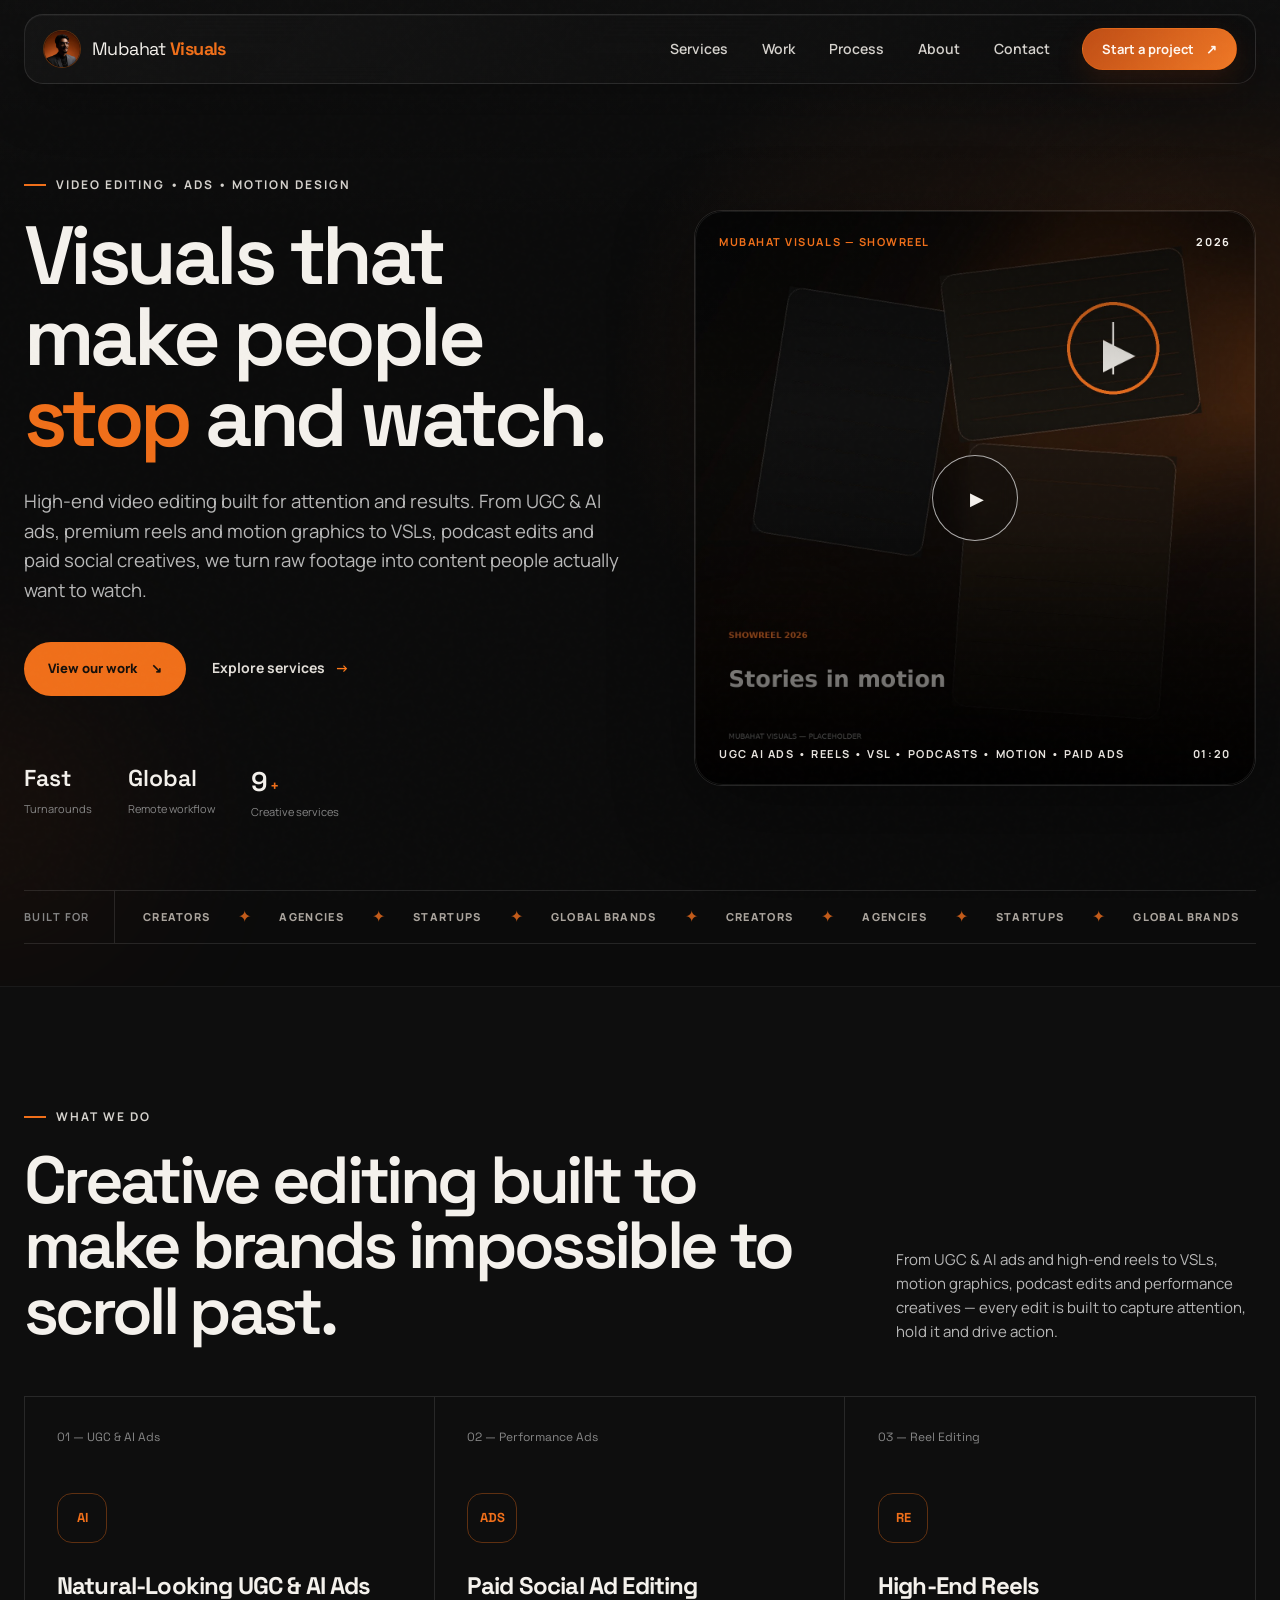
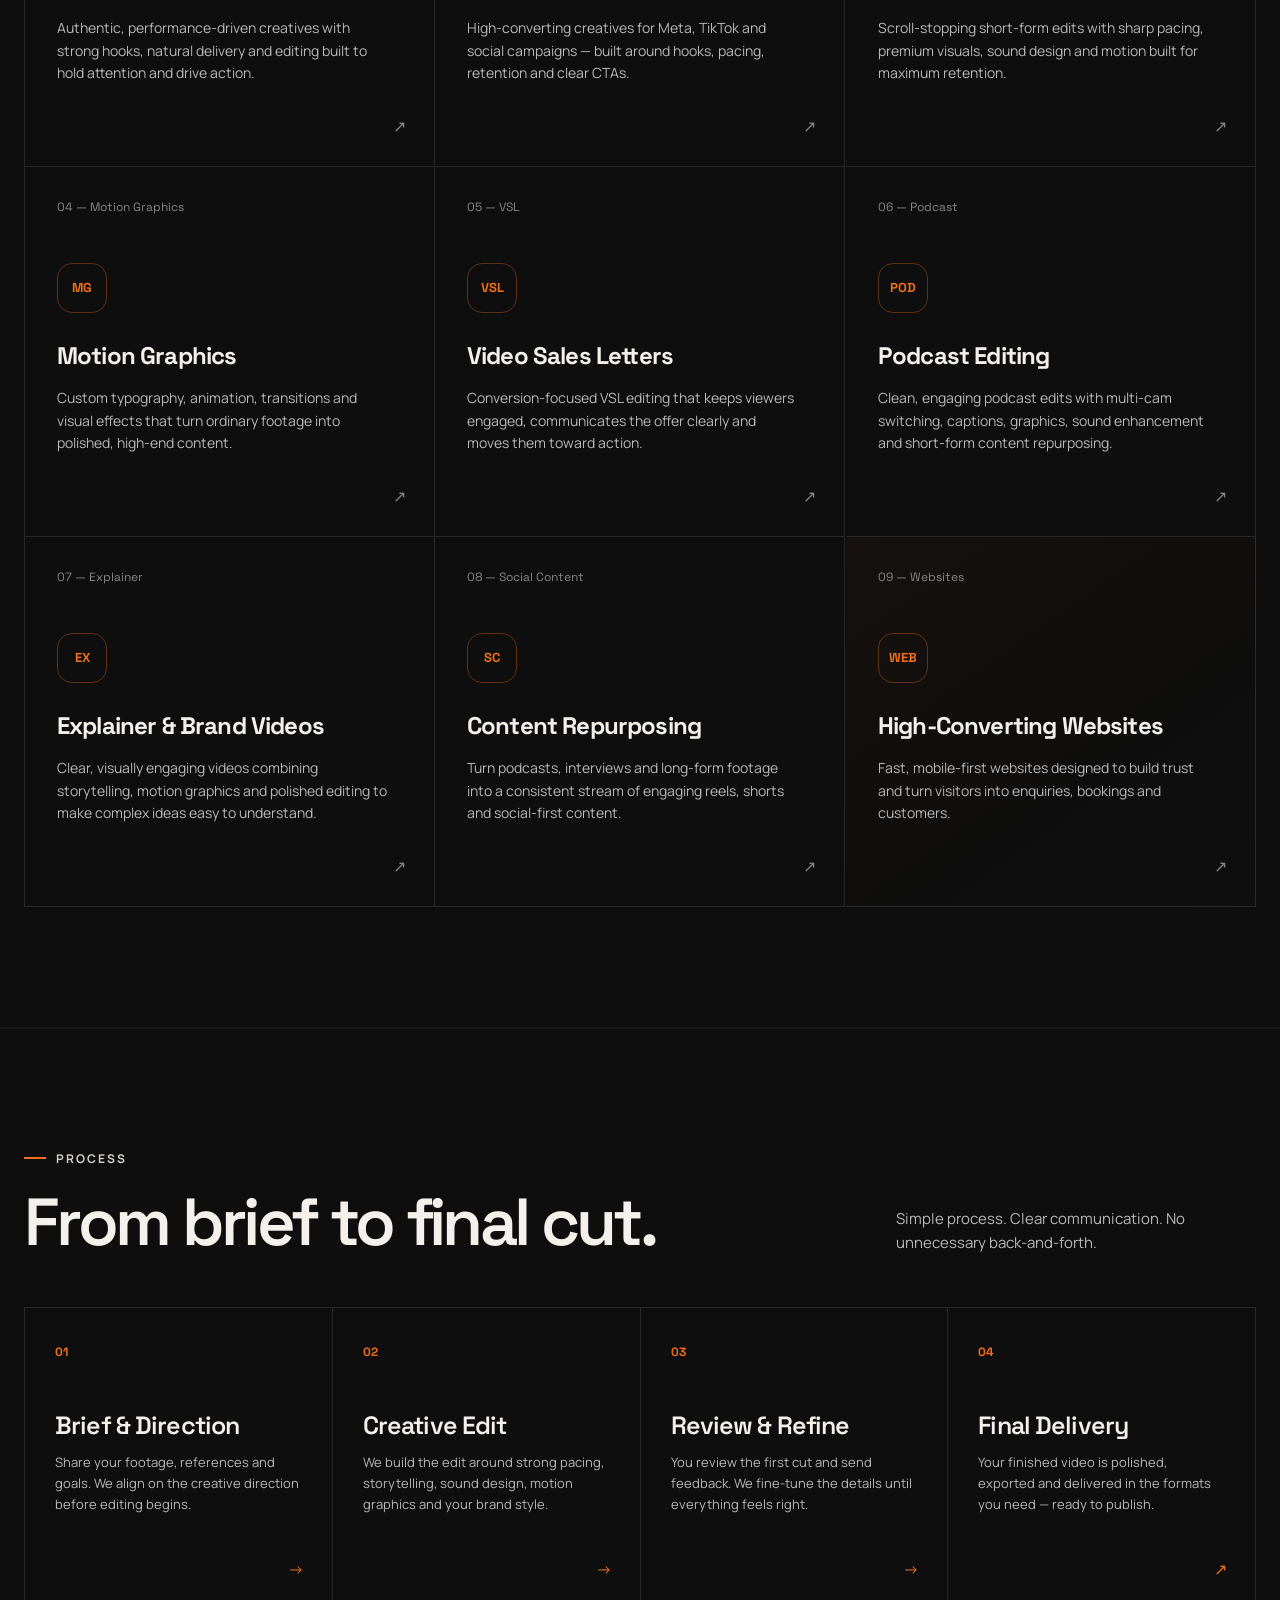
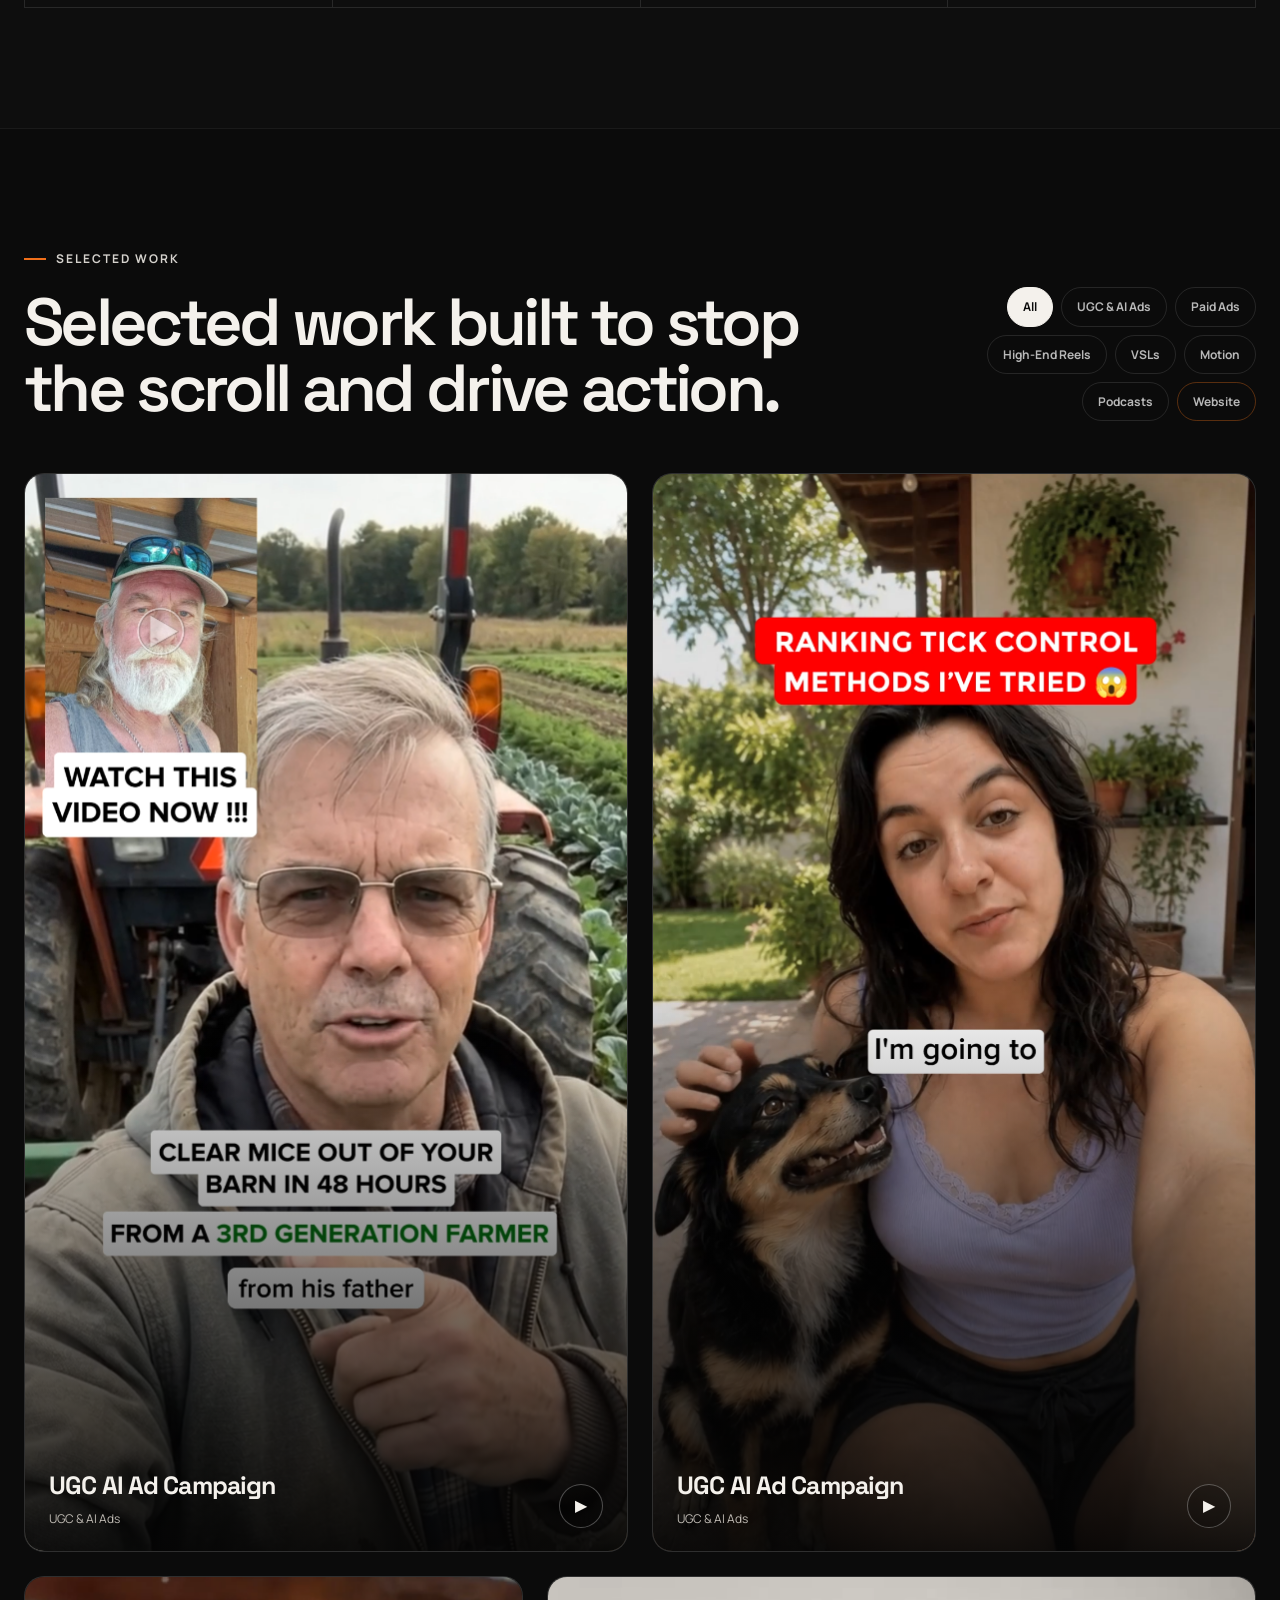
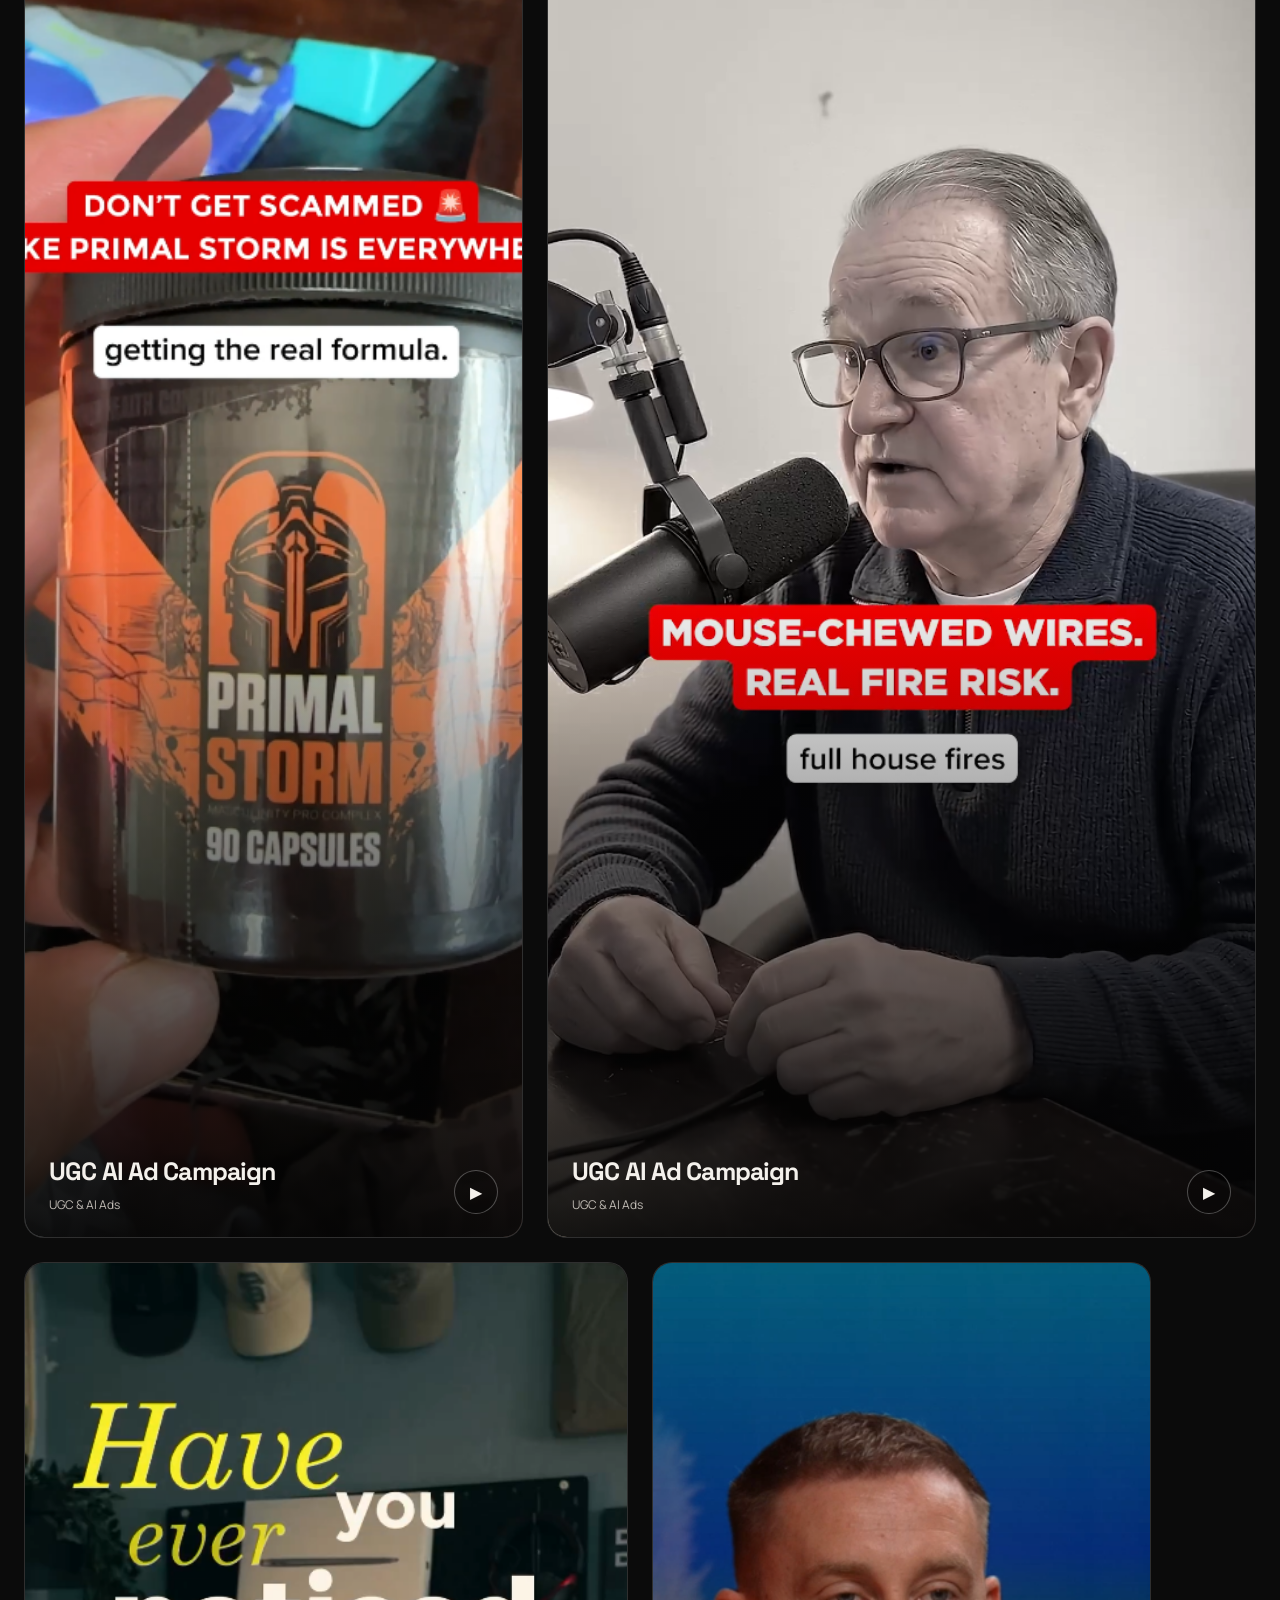
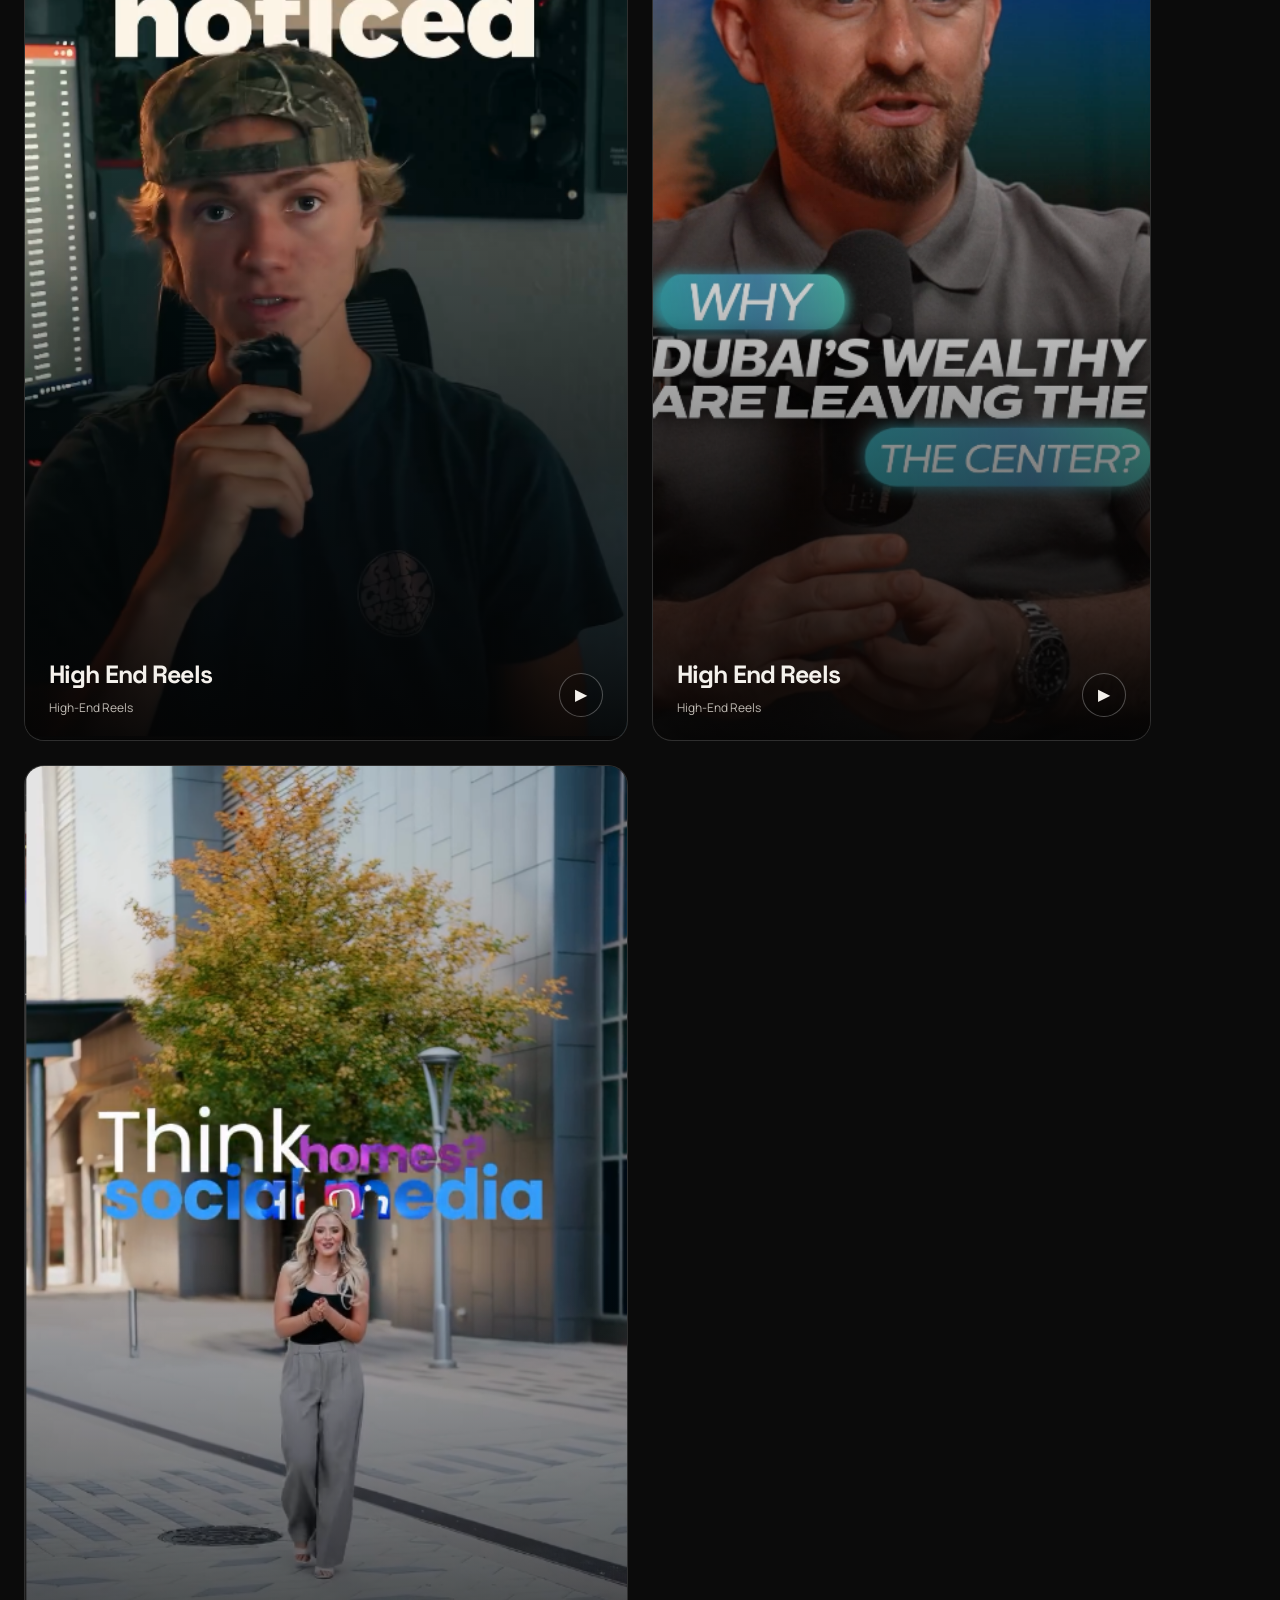
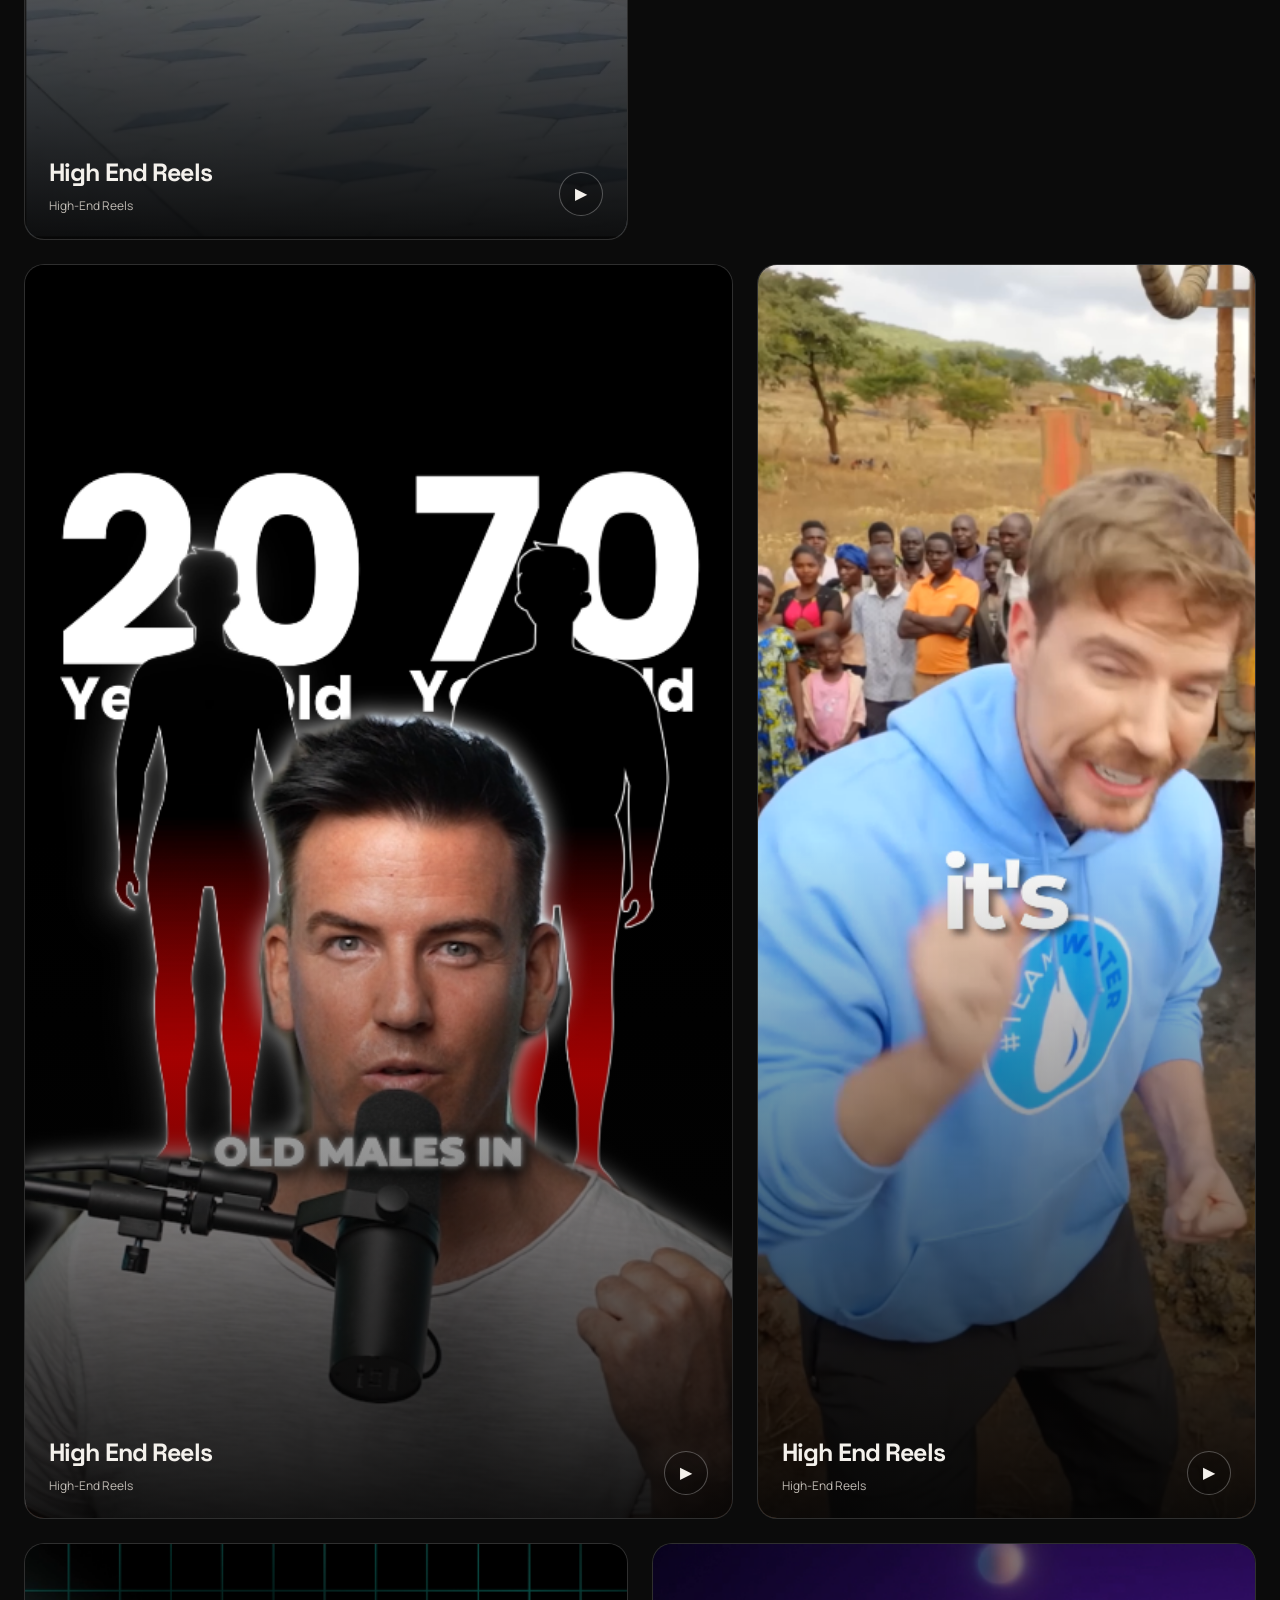
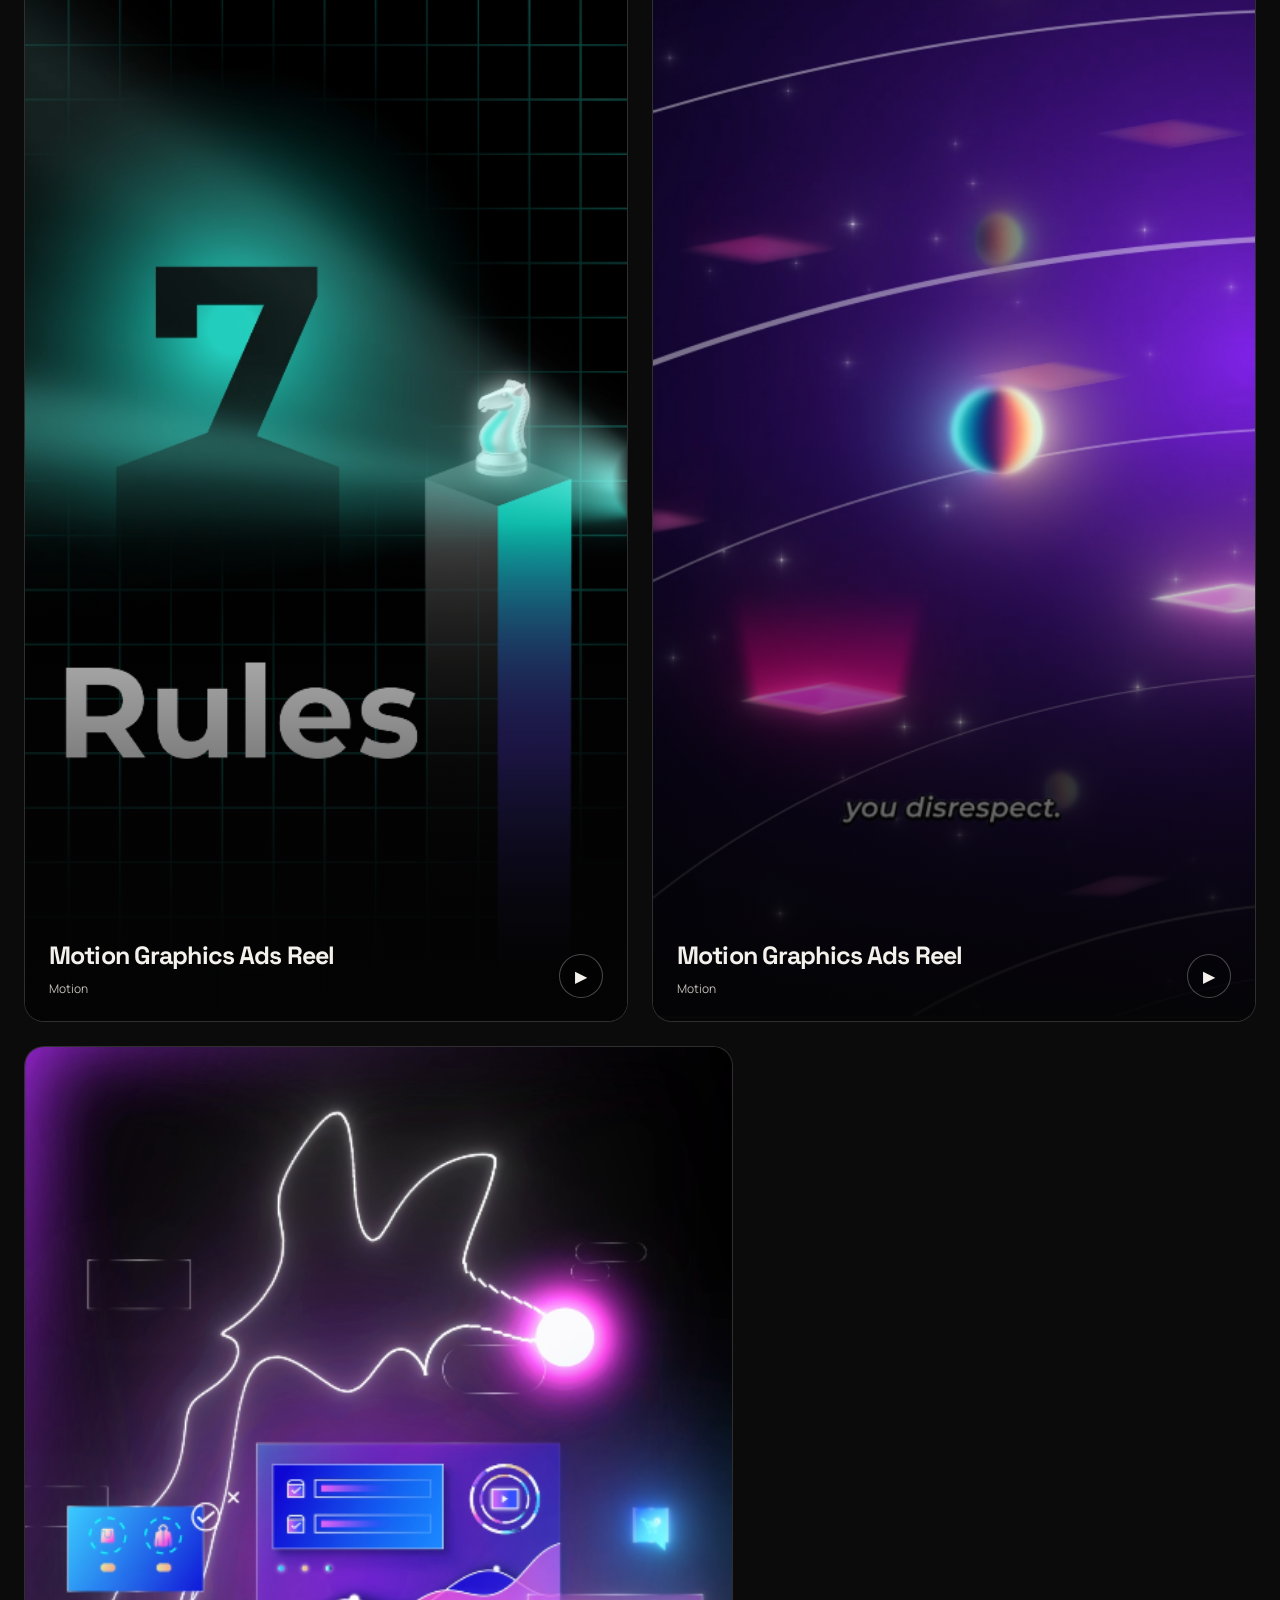
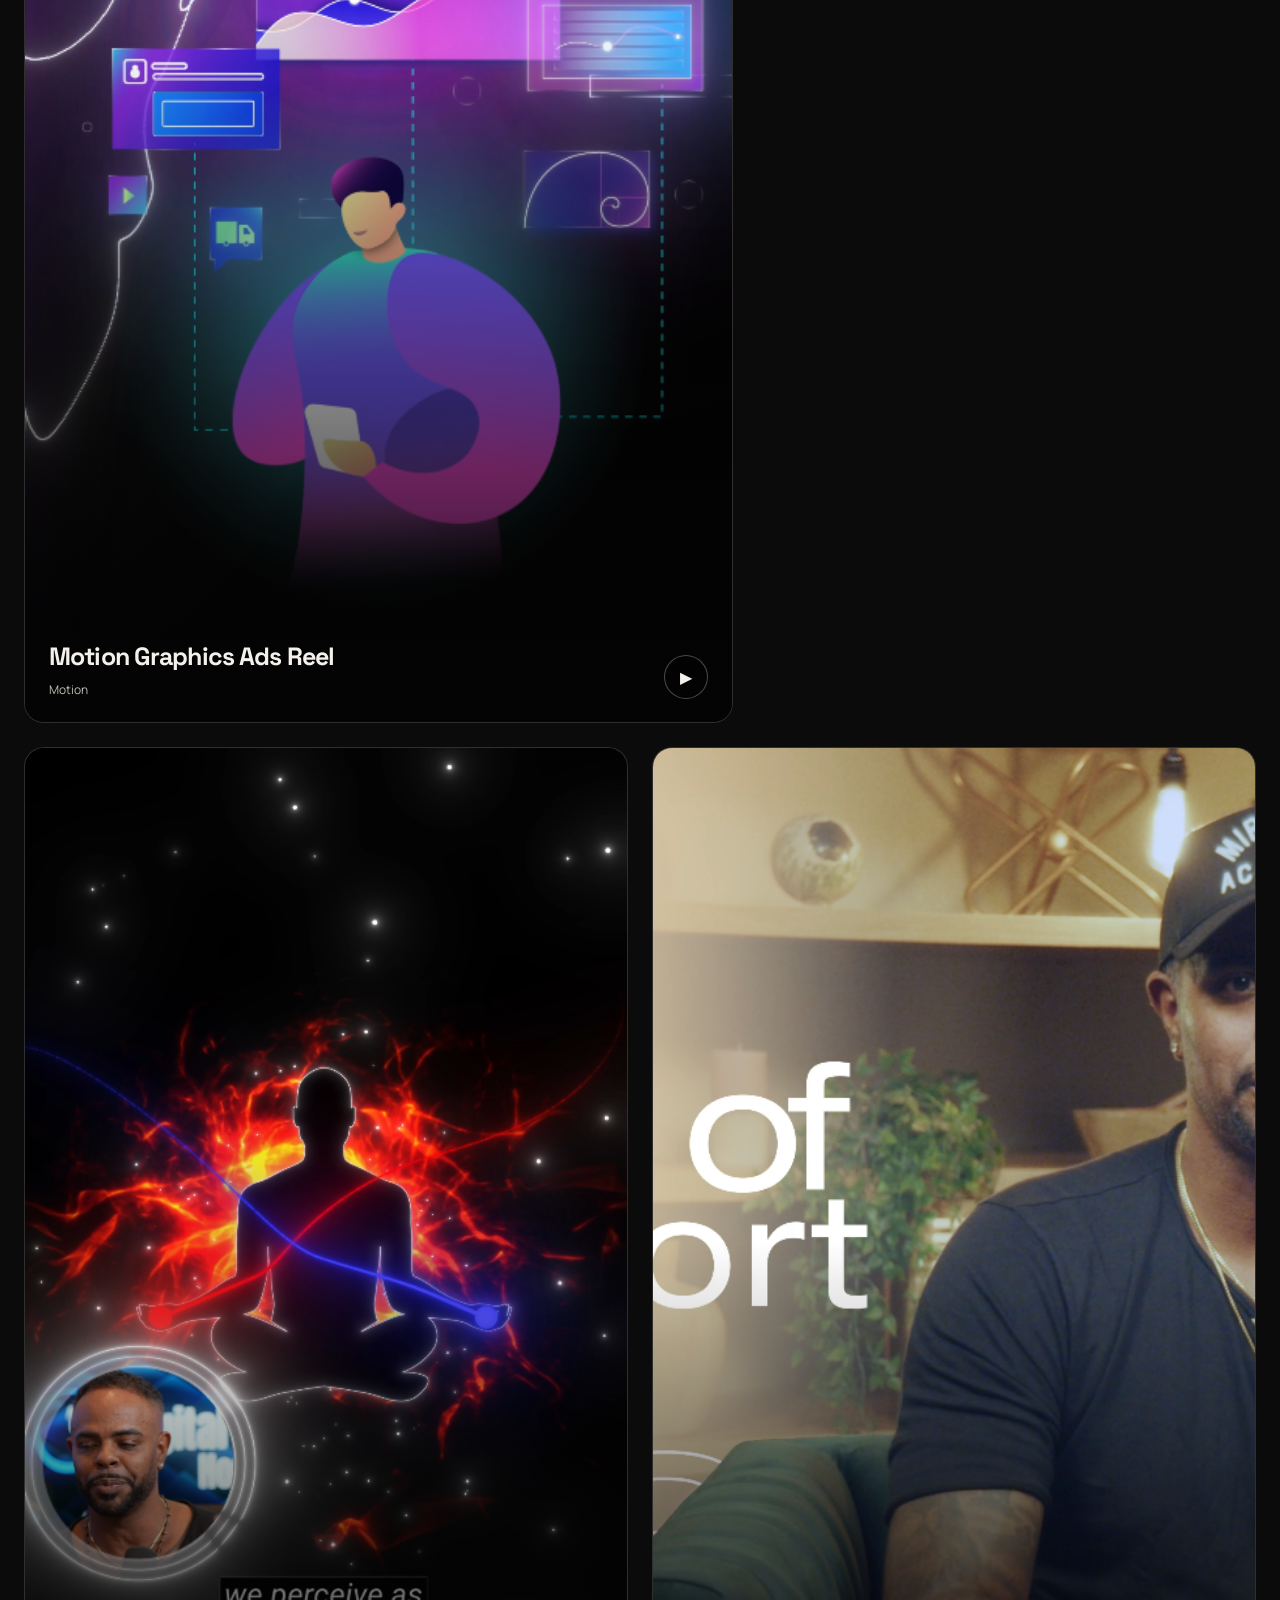
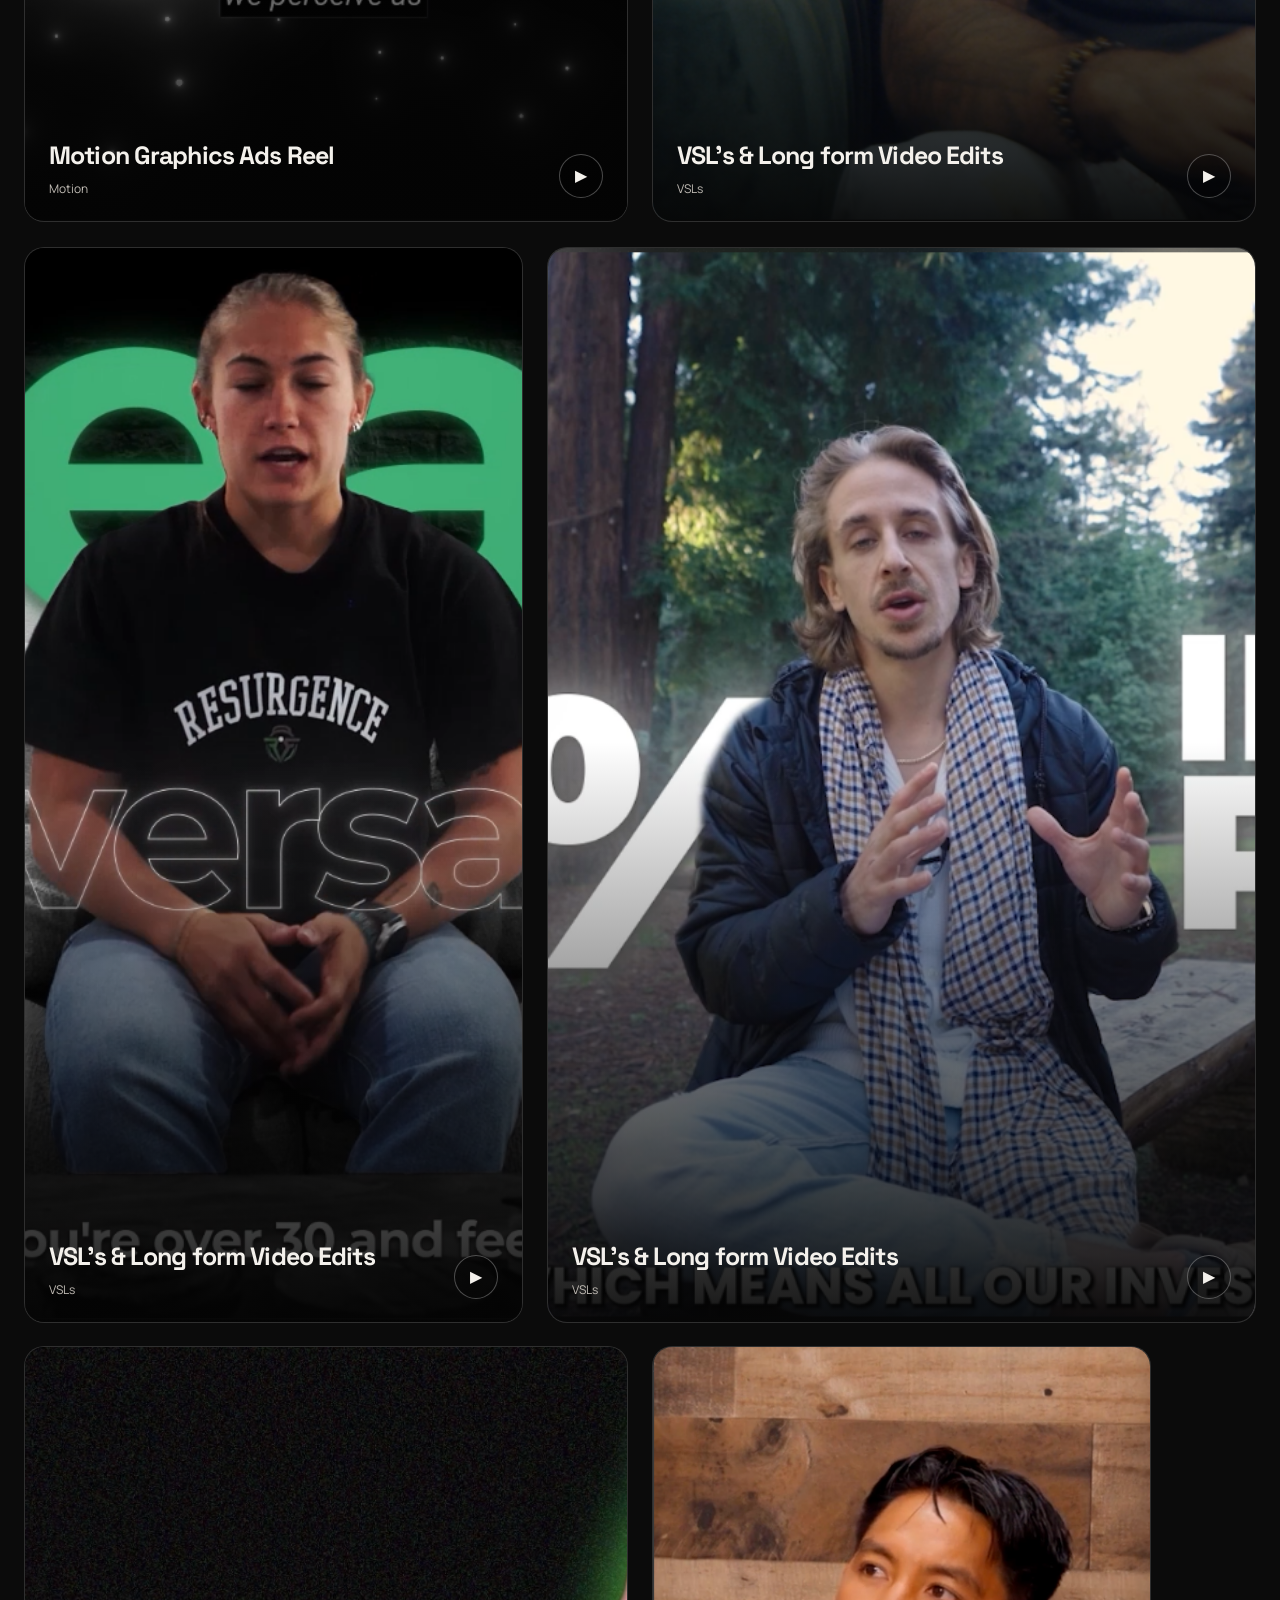
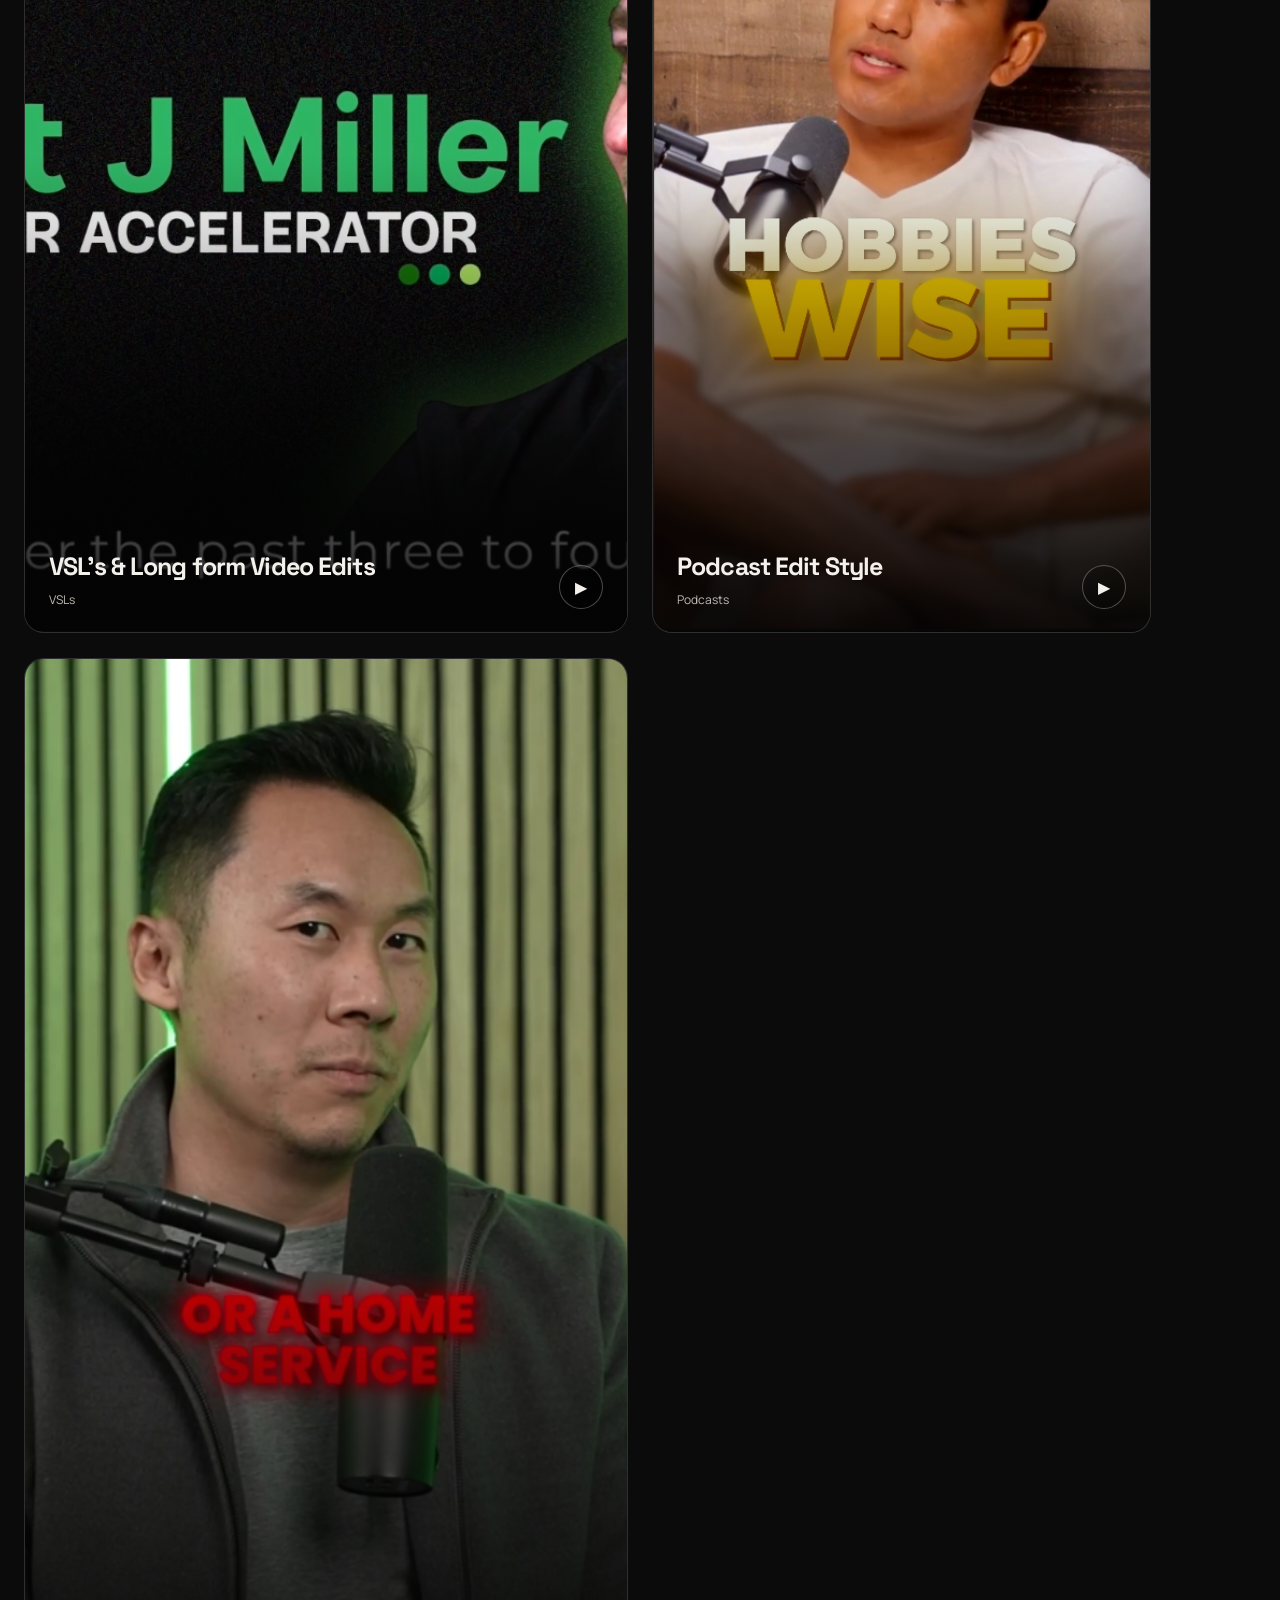
<file: index.html>
<!DOCTYPE html>

<html lang="en">
<head>
<meta charset="utf-8"/>
<meta content="width=device-width, initial-scale=1.0" name="viewport"/>
<meta content="Mubahat Visuals — high-end video editing, UGC &amp; AI ads, paid social creatives, reels, VSLs, podcasts and motion design." name="description"/>
<meta content="#0b0b0b" name="theme-color"/>
<title>Mubahat Visuals — Creative Studio</title>
<link href="https://falconvisuals.github.io/mubahat-visuals/" rel="canonical"/>
<meta content="website" property="og:type"/>
<meta content="Mubahat Visuals" property="og:site_name"/>
<meta content="Mubahat Visuals — Creative Digital Studio" property="og:title"/>
<meta content="High-end video editing, UGC &amp; AI ads, premium reels, VSLs, podcasts, motion graphics and paid social creatives built for attention and results." property="og:description"/>
<meta content="https://falconvisuals.github.io/mubahat-visuals/" property="og:url"/>
<meta content="https://falconvisuals.github.io/mubahat-visuals/assets/images/social-preview.jpg" property="og:image"/>
<meta content="1200" property="og:image:width"/>
<meta content="630" property="og:image:height"/>
<meta content="Mubahat Visuals black and orange brand logo" property="og:image:alt"/>
<meta content="summary_large_image" name="twitter:card"/>
<meta content="Mubahat Visuals — Creative Digital Studio" name="twitter:title"/>
<meta content="High-end video editing, UGC &amp; AI ads, premium reels, VSLs, podcasts, motion graphics and paid social creatives built for attention and results." name="twitter:description"/>
<meta content="https://falconvisuals.github.io/mubahat-visuals/assets/images/social-preview.jpg" name="twitter:image"/>
<link href="assets/icons/favicon.ico" rel="icon" sizes="any"/>
<link href="assets/icons/favicon-32.png" rel="icon" sizes="32x32" type="image/png"/>
<link href="assets/icons/apple-touch-icon.png" rel="apple-touch-icon"/>
<link href="site.webmanifest" rel="manifest"/>
<link href="https://fonts.googleapis.com" rel="preconnect"/>
<link crossorigin="" href="https://fonts.gstatic.com" rel="preconnect"/>
<link href="https://fonts.googleapis.com/css2?family=Manrope:wght@400;500;600;700;800&amp;family=Space+Grotesk:wght@500;600;700&amp;display=swap" rel="stylesheet"/>
<link href="style.css" rel="stylesheet"/>
<meta content="Mubahat Visuals" name="author"/><script type="application/ld+json">{
  "@context": "https://schema.org",
  "@type": "ProfessionalService",
  "name": "Mubahat Visuals",
  "url": "https://falconvisuals.github.io/mubahat-visuals/",
  "image": "https://falconvisuals.github.io/mubahat-visuals/assets/images/social-preview.jpg",
  "email": "syedmubahatali@outlook.com",
  "telephone": "+92 317 2624794",
  "sameAs": [
    "https://www.instagram.com/mubahat.visuals/",
    "https://www.facebook.com/profile.php?id=61583554167218",
    "https://www.linkedin.com/in/syed-mubahat-ali/",
    "https://www.upwork.com/freelancers/~014497712665ec628b"
  ]
}</script></head>
<body><div aria-hidden="true" class="cursor-glow" id="cursorGlow"><span class="cursor-glow-inner"></span></div>
<div aria-hidden="true" class="page-noise"></div>
<header class="site-header" id="siteHeader">
<div class="container header-inner">
<a aria-label="Mubahat Visuals home" class="brand" href="#home">
<img alt="Syed Mubahat Ali" class="brand-logo" height="1024" src="assets/images/founder.jpg" width="1024"/>
<span class="brand-name">Mubahat <strong>Visuals</strong></span>
</a>
<button aria-expanded="false" aria-label="Open navigation" class="menu-toggle" id="menuToggle" type="button">
<span></span><span></span>
</button>
<nav aria-label="Main navigation" class="site-nav" id="siteNav"><a href="#services">Services</a><a href="#work">Work</a><a href="#process">Process</a><a href="#about">About</a><a href="#contact">Contact</a></nav>
<a class="header-cta" href="#contact">Start a project <span>↗</span></a>
</div>
</header>
<main>
<section class="hero section" id="home">
<div aria-hidden="true" class="hero-glow hero-glow-one"></div>
<div aria-hidden="true" class="hero-glow hero-glow-two"></div>
<div class="container hero-grid">
<div class="hero-copy reveal">
<p class="eyebrow"><span></span> VIDEO EDITING • ADS • MOTION DESIGN</p>
<h1>Visuals that make people <em>stop</em> and watch.</h1>
<p class="hero-text">High-end video editing built for attention and results. From UGC &amp; AI ads, premium reels and motion graphics to VSLs, podcast edits and paid social creatives, we turn raw footage into content people actually want to watch.</p>
<div class="hero-actions"><a class="button button-primary" href="#work">View our work <span>↘</span></a><a class="text-link" href="#services">Explore services <span>→</span></a></div>
<div aria-label="Studio highlights" class="hero-stats">
<div><strong class="stat-text">Fast</strong><span>Turnarounds</span></div>
<div><strong class="stat-text">Global</strong><span>Remote workflow</span></div>
<div><strong>9</strong><span>Creative services</span></div>
</div>
</div>
<div aria-label="Open showreel preview" class="showreel-card reveal reveal-delay" id="showreelCard" role="button" tabindex="0">
<img alt="Mubahat Visuals showreel preview" src="assets/images/showreel-poster.jpg"/>
<div class="showreel-overlay"></div>
<div class="showreel-topline"><span class="showreel-brand-label">MUBAHAT VISUALS — SHOWREEL</span><span>2026</span></div>
<div aria-hidden="true" class="play-button"><span>▶</span></div>
<div class="showreel-bottom">
<p>UGC AI ADS • REELS • VSL • PODCASTS • MOTION • PAID ADS</p>
<span>01:20</span>
</div>
</div>
</div>
<div class="container hero-marquee reveal">
<div class="marquee-label">Built for</div>
<div class="marquee-track-wrap">
<div class="marquee-track">
<span>CREATORS</span><i>✦</i><span>AGENCIES</span><i>✦</i><span>STARTUPS</span><i>✦</i><span>GLOBAL BRANDS</span><i>✦</i>
<span>CREATORS</span><i>✦</i><span>AGENCIES</span><i>✦</i><span>STARTUPS</span><i>✦</i><span>GLOBAL BRANDS</span><i>✦</i>
</div>
</div>
</div>
</section>
<section class="services section" id="services">
<div class="container">
<div class="section-heading reveal">
<div>
<p class="eyebrow"><span></span> What we do</p>
<h2>Creative editing built to make brands impossible to scroll past.</h2>
</div>
<p>From UGC &amp; AI ads and high-end reels to VSLs, motion graphics, podcast edits and performance creatives — every edit is built to capture attention, hold it and drive action.</p>
</div>
<div class="services-grid"><article class="service-card reveal"><span class="service-number">01 — UGC &amp; AI Ads</span><div class="service-icon">AI</div><h3>Natural-Looking UGC &amp; AI Ads</h3><p>Authentic, performance-driven creatives with strong hooks, natural delivery and editing built to hold attention and drive action.</p><span class="service-arrow">↗</span></article><article class="service-card reveal"><span class="service-number">02 — Performance Ads</span><div class="service-icon">ADS</div><h3>Paid Social Ad Editing</h3><p>High-converting creatives for Meta, TikTok and social campaigns — built around hooks, pacing, retention and clear CTAs.</p><span class="service-arrow">↗</span></article><article class="service-card reveal"><span class="service-number">03 — Reel Editing</span><div class="service-icon">RE</div><h3>High-End Reels</h3><p>Scroll-stopping short-form edits with sharp pacing, premium visuals, sound design and motion built for maximum retention.</p><span class="service-arrow">↗</span></article><article class="service-card reveal"><span class="service-number">04 — Motion Graphics</span><div class="service-icon">MG</div><h3>Motion Graphics</h3><p>Custom typography, animation, transitions and visual effects that turn ordinary footage into polished, high-end content.</p><span class="service-arrow">↗</span></article><article class="service-card reveal"><span class="service-number">05 — VSL</span><div class="service-icon">VSL</div><h3>Video Sales Letters</h3><p>Conversion-focused VSL editing that keeps viewers engaged, communicates the offer clearly and moves them toward action.</p><span class="service-arrow">↗</span></article><article class="service-card reveal"><span class="service-number">06 — Podcast</span><div class="service-icon">POD</div><h3>Podcast Editing</h3><p>Clean, engaging podcast edits with multi-cam switching, captions, graphics, sound enhancement and short-form content repurposing.</p><span class="service-arrow">↗</span></article><article class="service-card reveal"><span class="service-number">07 — Explainer</span><div class="service-icon">EX</div><h3>Explainer &amp; Brand Videos</h3><p>Clear, visually engaging videos combining storytelling, motion graphics and polished editing to make complex ideas easy to understand.</p><span class="service-arrow">↗</span></article><article class="service-card reveal"><span class="service-number">08 — Social Content</span><div class="service-icon">SC</div><h3>Content Repurposing</h3><p>Turn podcasts, interviews and long-form footage into a consistent stream of engaging reels, shorts and social-first content.</p><span class="service-arrow">↗</span></article><article class="service-card reveal"><span class="service-number">09 — Websites</span><div class="service-icon">WEB</div><h3>High-Converting Websites</h3><p>Fast, mobile-first websites designed to build trust and turn visitors into enquiries, bookings and customers.</p><span class="service-arrow">↗</span></article></div>
</div>
</section>
<section class="process-compact section" id="process">
<div class="container">
<div class="section-heading process-compact-heading reveal">
<div><p class="eyebrow"><span></span> Process</p><h2>From brief to final cut.</h2></div>
<p>Simple process. Clear communication. No unnecessary back-and-forth.</p>
</div>
<div class="process-compact-grid">
<article class="process-compact-card reveal"><span>01</span><h3>Brief &amp; Direction</h3><p>Share your footage, references and goals. We align on the creative direction before editing begins.</p><i>→</i></article>
<article class="process-compact-card reveal"><span>02</span><h3>Creative Edit</h3><p>We build the edit around strong pacing, storytelling, sound design, motion graphics and your brand style.</p><i>→</i></article>
<article class="process-compact-card reveal"><span>03</span><h3>Review &amp; Refine</h3><p>You review the first cut and send feedback. We fine-tune the details until everything feels right.</p><i>→</i></article>
<article class="process-compact-card reveal"><span>04</span><h3>Final Delivery</h3><p>Your finished video is polished, exported and delivered in the formats you need — ready to publish.</p><i>↗</i></article>
</div>
</div>
</section>
<section class="work section" id="work">
<div class="container">
<div class="section-heading work-heading reveal">
<div>
<p class="eyebrow"><span></span> Selected work</p>
<h2>Selected work built to stop the scroll and drive action.</h2>
</div>
<div aria-label="Filter portfolio" class="filter-tabs" id="filterTabs"><button class="filter-button active" data-filter="all">All</button><button class="filter-button" data-filter="ugc-ai">UGC &amp; AI Ads</button><button class="filter-button" data-filter="paid-ads">Paid Ads</button><button class="filter-button" data-filter="high-end-reels">High-End Reels</button><button class="filter-button" data-filter="vsl">VSLs</button><button class="filter-button" data-filter="motion">Motion</button><button class="filter-button" data-filter="podcasts">Podcasts</button><button class="filter-button" data-filter="web">Website</button></div>
</div>
<div class="portfolio-grid" id="portfolioGrid"><p class="portfolio-loading">Loading selected work…</p></div>
<div class="work-footer reveal">
<p>A growing showcase of attention-first edits, paid social creatives, high-end reels, motion design and performance-focused content.</p>
<a class="text-link" href="#contact">Discuss a project <span>→</span></a>
</div>
</div>
</section><section class="impact section" id="impact">
<div class="container">
<div class="impact-heading reveal"><p class="eyebrow"><span></span> THE IMPACT</p><h2>Work that earns attention — and delivers results.</h2></div>
<div aria-label="Mubahat Visuals performance impact metrics" class="impact-grid reveal">
<div><strong class="impact-number" data-count="12" data-decimals="0" data-suffix="M+">0M+</strong><span>Views</span></div>
<div><strong class="impact-number" data-count="4.2" data-decimals="1" data-suffix="×">0.0×</strong><span>ROAS</span></div>
<div><strong class="impact-number" data-count="1000" data-decimals="0" data-suffix="+">0+</strong><span>Videos</span></div>
<div><strong class="impact-number" data-count="65" data-decimals="0" data-suffix="%">0%</strong><span>Retention</span></div>
</div>
</div>
</section><section class="process section" id="how-it-works">
<div class="container process-layout">
<div class="process-intro reveal">
<p class="eyebrow"><span></span> How it works</p>
<h2>From raw footage to content built to perform.</h2>
<p>A simple, collaborative process designed to keep every project fast, focused and on-brand.</p>
</div>
<div class="process-list">
<article class="process-item reveal"><span>01</span><div><h3>Brief &amp; Direction</h3><p>Share your footage, references, brand guidelines and goals. We align on the style, audience and creative direction.</p></div></article>
<article class="process-item reveal"><span>02</span><div><h3>Edit &amp; Create</h3><p>We craft the video with strong hooks, pacing, storytelling, sound design, captions and motion where it matters.</p></div></article>
<article class="process-item reveal"><span>03</span><div><h3>Review &amp; Refine</h3><p>You review the first cut and share feedback. We fine-tune the edit until every detail feels right.</p></div></article>
<article class="process-item reveal"><span>04</span><div><h3>Deliver &amp; Publish</h3><p>Final videos are polished and delivered in the right formats, resolutions and aspect ratios — ready to post or run as ads.</p></div></article>
</div>
</div>
</section>
<section class="about section" id="about">
<div class="container about-grid">
<div class="about-visual reveal">
<img alt="Syed Mubahat Ali, founder of Mubahat Visuals" height="1024" loading="lazy" src="assets/images/founder.jpg" width="1024"/>
<div class="about-badge"><img alt="Mubahat Visuals logo badge" loading="lazy" src="assets/logo.webp"/></div>
</div>
<div class="about-copy reveal reveal-delay">
<p class="eyebrow"><span></span> About Mubahat Visuals</p>
<h2>Built for brands that refuse to look ordinary.</h2>
<p class="about-lead">Mubahat Visuals is a video-focused creative studio helping brands turn ideas and raw footage into content people actually want to watch.</p>
<p>From UGC &amp; AI ads and high-end reels to VSLs, motion graphics and podcast edits, every project is crafted around attention, storytelling and performance — without losing the brand’s identity.</p>
<div class="about-points"><span>Fast, Clear Communication</span><span>Performance-Focused Editing</span><span>Detail-Driven Execution</span><span>Reliable, On-Time Delivery</span></div>
<a class="button button-secondary" href="#contact">Start a Project <span>↗</span></a>
</div>
</div>
</section>
<section class="testimonials section">
<div class="container">
<div class="section-heading reveal">
<div><p class="eyebrow"><span></span> What to expect</p><h2>More than clean edits. A creative partner built to perform.</h2></div>
<p>Strategic thinking, high-end execution and reliable communication — built for brands that need content that looks premium and holds attention.</p>
</div>
<div class="testimonial-grid"><article class="testimonial-card reveal"><div class="quote-mark">01</div><h3>Attention-First Editing</h3><p>Every hook, cut, caption, sound and visual is shaped to keep viewers engaged — not just make the video look good.</p><div class="client"><div class="avatar">A</div><div><strong>Performance-focused</strong><span>Built for retention</span></div></div></article><article class="testimonial-card reveal"><div class="quote-mark">02</div><h3>Premium Execution</h3><p>From UGC ads and reels to VSLs and motion graphics, every project gets polished visuals, clean pacing and platform-ready delivery.</p><div class="client"><div class="avatar">P</div><div><strong>High-end quality</strong><span>Detail in every frame</span></div></div></article><article class="testimonial-card reveal"><div class="quote-mark">03</div><h3>Reliable Partnership</h3><p>Clear communication, organized feedback and dependable delivery make it easy to keep projects moving without unnecessary back-and-forth.</p><div class="client"><div class="avatar">R</div><div><strong>Reliable communication</strong><span>Organized feedback</span></div></div></article></div>
</div>
</section>
<section aria-label="Client feedback preview" class="reviews-strip" id="reviews">
<div class="container reviews-strip-heading reveal">
<p class="eyebrow"><span></span> Client feedback</p>
<p class="reviews-strip-note">A quick look at the experience we aim to deliver on every project.</p>
</div>
<div aria-label="Scrolling client review highlights" class="review-marquee">
<div class="review-marquee-track">
<article class="review-pill"><span aria-label="5 out of 5 stars" class="review-stars">★★★★★</span><p>Fast communication, sharp pacing and a premium final finish.</p><strong>Client Review</strong></article>
<article class="review-pill"><span aria-label="5 out of 5 stars" class="review-stars">★★★★★</span><p>The edits felt natural, polished and built to hold attention.</p><strong>Client Review</strong></article>
<article class="review-pill"><span aria-label="5 out of 5 stars" class="review-stars">★★★★★</span><p>Quick turnaround, organized revisions and great attention to detail.</p><strong>Client Review</strong></article>
<article class="review-pill"><span aria-label="5 out of 5 stars" class="review-stars">★★★★★</span><p>Strong hooks, clean motion and a final cut that felt platform-ready.</p><strong>Client Review</strong></article>
<article aria-hidden="true" class="review-pill"><span class="review-stars">★★★★★</span><p>Fast communication, sharp pacing and a premium final finish.</p><strong>Client Review</strong></article>
<article aria-hidden="true" class="review-pill"><span class="review-stars">★★★★★</span><p>The edits felt natural, polished and built to hold attention.</p><strong>Client Review</strong></article>
<article aria-hidden="true" class="review-pill"><span class="review-stars">★★★★★</span><p>Quick turnaround, organized revisions and great attention to detail.</p><strong>Client Review</strong></article>
<article aria-hidden="true" class="review-pill"><span class="review-stars">★★★★★</span><p>Strong hooks, clean motion and a final cut that felt platform-ready.</p><strong>Client Review</strong></article>
</div>
</div>
</section>
<section class="faq section">
<div class="container faq-grid">
<div class="faq-intro reveal"><p class="eyebrow"><span></span> FAQ</p><h2>Everything you need to know before we start.</h2><p>Quick answers about projects, timelines, revisions and working together.</p></div>
<div class="faq-list" id="faqList"><article class="faq-item reveal"><button aria-expanded="false" type="button"><span>What do you need to start a project?</span><i>+</i></button><div class="faq-answer"><p>Your footage, script or brief, brand assets and a few references are usually enough. If you’re unsure about direction, we can help shape it before editing begins.</p></div></article><article class="faq-item reveal"><button aria-expanded="false" type="button"><span>How long does a project take?</span><i>+</i></button><div class="faq-answer"><p>Turnaround depends on the scope, but most projects are delivered within a few business days. Larger VSLs, motion-heavy edits or ongoing campaigns may require more time.</p></div></article><article class="faq-item reveal"><button aria-expanded="false" type="button"><span>How do revisions work?</span><i>+</i></button><div class="faq-answer"><p>You’ll receive a first cut for review, then we refine the edit based on your feedback. Revision scope is agreed before the project starts so everything stays clear.</p></div></article><article class="faq-item reveal"><button aria-expanded="false" type="button"><span>Can you match our existing editing style?</span><i>+</i></button><div class="faq-answer"><p>Yes. Send us references, previous content or brand guidelines and we can match your pacing, captions, motion, sound and overall visual direction.</p></div></article><article class="faq-item reveal"><button aria-expanded="false" type="button"><span>What types of videos do you edit?</span><i>+</i></button><div class="faq-answer"><p>UGC &amp; AI ads, paid social creatives, high-end reels, VSLs, podcasts, motion graphics, explainers and other social-first video content.</p></div></article><article class="faq-item reveal"><button aria-expanded="false" type="button"><span>Do you work with international clients?</span><i>+</i></button><div class="faq-answer"><p>Yes. We work remotely and keep communication, feedback and delivery organized online regardless of location.</p></div></article><article class="faq-item reveal"><button aria-expanded="false" type="button"><span>How much does video editing cost?</span><i>+</i></button><div class="faq-answer"><p>Pricing depends on the type of content, length, complexity and volume. Share your project details and we’ll provide a clear quote based on what you actually need.</p></div></article></div>
</div>
</section>
<section class="contact section" id="contact">
<div class="container contact-panel reveal">
<div class="contact-copy">
<p class="eyebrow light"><span></span> Start a project</p>
<h2>Have a project? Let’s make it impossible to scroll past.</h2>
<p>Tell us what you’re working on, what you need and when you need it. We’ll continue the conversation directly on WhatsApp.</p>
<div class="contact-links"><a href="mailto:syedmubahatali@outlook.com" id="emailLink">syedmubahatali@outlook.com</a><a href="tel:+923172624794" id="phoneLink">+92 317 2624794</a><a href="https://wa.me/923172624794" id="whatsappLink" rel="noopener" target="_blank">WhatsApp: +92 317 2624794 ↗</a><a href="https://www.instagram.com/mubahat.visuals/" id="instagramLink" rel="noopener" target="_blank">@mubahat.visuals ↗</a></div>
</div>
<form class="contact-form" id="contactForm">
<label><span>Name</span><input name="name" placeholder="Your name" required="" type="text"/></label>
<label><span>Email</span><input name="email" placeholder="you@company.com" required="" type="email"/></label>
<label><span>Project type</span><select name="project"><option>UGC &amp; AI Ads</option><option>Paid Social Ad Editing</option><option>High-End Reels</option><option>Motion Graphics</option><option>Video Sales Letters</option><option>Podcast Editing</option><option>Explainer &amp; Brand Videos</option><option>Content Repurposing</option><option>Other</option></select></label>
<label><span>Project detail</span><textarea name="message" placeholder="Tell us about your project, content type, deadline and what you need help with..." required="" rows="4"></textarea></label>
<button class="button button-dark" type="submit">Continue on WhatsApp <span>↗</span></button>
<small>Your project brief opens in WhatsApp so you can review it before sending.</small>
</form>
</div>
</section>
</main>
<footer class="site-footer">
<div aria-hidden="true" class="footer-glow"></div>
<div class="container footer-main">
<div class="footer-company">
<a aria-label="Mubahat Visuals home" class="footer-company-logo" href="#home">
<img alt="Mubahat Visuals brand image" height="720" loading="lazy" src="assets/logo.webp" width="720"/>
<span>Mubahat <strong>Visuals</strong></span>
</a>
<p class="footer-description">Mubahat Visuals is a creative studio for UGC &amp; AI ads, paid social creatives, high-end reels, VSLs, podcasts, motion and high-converting websites — built to turn attention into action.</p>
<div aria-label="Social profile links" class="footer-socials">
<a aria-label="Instagram" href="https://www.instagram.com/mubahat.visuals?utm_source=ig_web_button_share_sheet&amp;igsh=ZDNlZDc0MzIxNw==" rel="noopener noreferrer" target="_blank" title="Instagram">
<svg aria-hidden="true" class="social-icon social-icon-stroke" viewbox="0 0 24 24"><rect height="18" rx="5" width="18" x="3" y="3"></rect><circle cx="12" cy="12" r="4.25"></circle><circle class="social-dot" cx="17.5" cy="6.5" r="1.15"></circle></svg>
</a>
<a aria-label="Facebook" href="https://www.facebook.com/profile.php?id=61583554167218" rel="noopener noreferrer" target="_blank" title="Facebook">
<svg aria-hidden="true" class="social-icon social-icon-fill" viewbox="0 0 24 24"><path d="M13.7 22v-8.8h3l.45-3.45H13.7V7.55c0-1 .28-1.68 1.72-1.68h1.84V2.78c-.32-.04-1.41-.13-2.68-.13-2.65 0-4.47 1.62-4.47 4.59v2.51H7.1v3.45h3.01V22h3.59Z"></path></svg>
</a>
<a aria-label="LinkedIn" href="https://www.linkedin.com/in/syed-mubahat-ali/" rel="noopener noreferrer" target="_blank" title="LinkedIn">
<svg aria-hidden="true" class="social-icon social-icon-fill" viewbox="0 0 24 24"><path d="M5.34 7.56A2.18 2.18 0 1 0 5.34 3.2a2.18 2.18 0 0 0 0 4.36ZM3.47 20.8H7.2V9.12H3.47V20.8ZM9.44 9.12h3.58v1.6h.05c.5-.94 1.72-1.94 3.54-1.94 3.79 0 4.49 2.49 4.49 5.73v6.29h-3.73v-5.57c0-1.33-.02-3.04-1.85-3.04-1.86 0-2.14 1.45-2.14 2.94v5.67H9.44V9.12Z"></path></svg>
</a>
<a aria-label="Upwork" href="https://www.upwork.com/freelancers/~014497712665ec628b?mp_source=share" rel="noopener noreferrer" target="_blank" title="Upwork">
<svg aria-hidden="true" class="social-icon social-icon-fill" viewbox="0 0 24 24"><path d="M6.06 6.3v5.74c0 1.72-.87 2.75-2.3 2.75-1.43 0-2.3-1.03-2.3-2.75V6.3H0v5.74c0 2.62 1.43 4.27 3.76 4.27 2.34 0 3.76-1.65 3.76-4.27V6.3H6.06Zm12.21 2.77c-1.84 0-3.1 1.18-3.86 2.42-.58-1.08-1.05-2.35-1.45-3.69h-1.55v8.27h1.55v-3.1c.38.74.77 1.34 1.17 1.84l-1.85 4.86h1.55l1.54-3.99c.78.39 1.66.58 2.62.58 3.2 0 5.53-1.75 5.53-4.17 0-1.84-1.65-3.02-5.25-3.02Zm-.48 5.72c-.7 0-1.38-.16-1.96-.48.68-1.84 1.36-3.68 2.52-3.68 1.75 0 3.2.48 3.2 1.65 0 1.46-1.65 2.51-3.76 2.51Z"></path></svg>
</a>
</div>
</div>
<div class="footer-column">
<h3>Quick Links</h3>
<nav aria-label="Footer navigation" class="footer-links"><a href="#home">Home</a><a href="#about">About</a><a href="#work">Our Work</a><a href="#process">Process</a><a href="#contact">Contact Us</a></nav>
</div>
<div class="footer-column">
<h3>Services</h3>
<div class="footer-links"><a href="#services">UGC &amp; AI Ads</a><a href="#services">Paid Social Ad Editing</a><a href="#services">High-End Reels</a><a href="#services">Motion Graphics</a><a href="#services">Video Sales Letters</a><a href="#services">Podcast Editing</a><a href="#services">Explainer &amp; Brand Videos</a><a href="#services">Content Repurposing</a><a href="#services">High-Converting Websites</a></div>
</div>
<div class="footer-column footer-contact">
<h3>Contact Us</h3>
<div class="footer-contact-list">
<p><span>Availability</span>Worldwide remote studio</p>
<p><span>Email</span><a href="mailto:syedmubahatali@outlook.com">syedmubahatali@outlook.com</a></p>
<p><span>Phone</span><a href="tel:+923172624794">+92 317 2624794</a></p>
<p><span>WhatsApp</span><a href="https://wa.me/923172624794" rel="noopener" target="_blank">Chat with us ↗</a></p>
</div>
</div>
</div>
<div class="footer-bottom-bar">
<div class="container footer-bottom-inner">
<span>Copyright © <span id="currentYear"></span> Mubahat Visuals | All Rights Reserved</span>
<a class="scroll-top-link" href="#home">Scroll to Top <span>↑</span></a>
</div>
</div>
</footer>
<div aria-hidden="true" aria-label="Project preview" aria-modal="true" class="media-modal" id="mediaModal" role="dialog">
<button aria-label="Close preview" class="modal-close" id="modalClose" type="button">×</button>
<div class="modal-content" id="modalContent"></div>
</div>
<script src="script.js"></script>
</body>
</html>
</file>
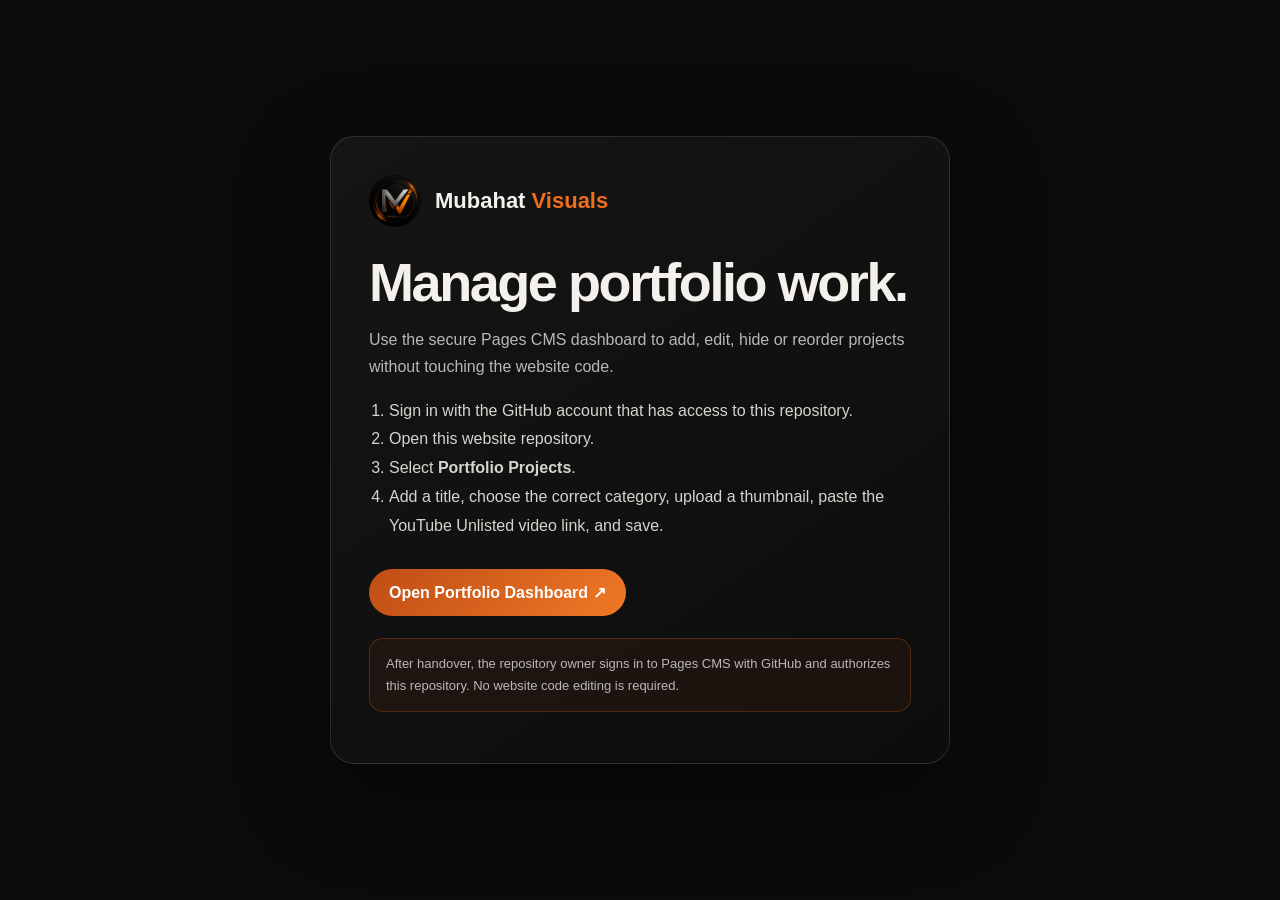
<file: admin/index.html>
<!doctype html>
<html lang="en">
<head>
  <meta charset="utf-8">
  <meta name="viewport" content="width=device-width, initial-scale=1">
  <meta name="robots" content="noindex,nofollow">
  <title>Manage Portfolio — Mubahat Visuals</title>
  <style>
    :root{color-scheme:dark;--orange:#f06f1a;--muted:#b8b8b8}
    *{box-sizing:border-box}body{margin:0;min-height:100vh;display:grid;place-items:center;padding:24px;background:#0b0b0b;color:#f4f1ec;font-family:Inter,Segoe UI,Arial,sans-serif}
    .panel{width:min(620px,100%);padding:38px;border:1px solid rgba(255,255,255,.12);border-radius:24px;background:linear-gradient(145deg,rgba(255,255,255,.045),rgba(255,255,255,.012));box-shadow:0 30px 90px rgba(0,0,0,.42)}
    .brand{display:flex;align-items:center;gap:14px;margin-bottom:28px}.brand img{width:52px;height:52px;border-radius:50%;object-fit:cover}.brand strong{font-size:22px}.brand span{color:var(--orange)}
    h1{margin:0;font-size:clamp(34px,7vw,54px);line-height:1.02;letter-spacing:-.045em}p{color:var(--muted);line-height:1.7}ol{padding-left:20px;color:#d7d3cd;line-height:1.8}
    a.button{display:inline-flex;align-items:center;justify-content:center;margin-top:12px;padding:14px 20px;border-radius:999px;background:linear-gradient(135deg,#bf4d15,#f07826);color:#fff;text-decoration:none;font-weight:700}
    .note{margin-top:22px;padding:14px 16px;border:1px solid rgba(240,111,26,.25);border-radius:14px;background:rgba(240,111,26,.06);font-size:13px}
  </style>
</head>
<body>
  <main class="panel">
    <div class="brand"><img src="../assets/logo.webp" alt="Mubahat Visuals logo"><strong>Mubahat <span>Visuals</span></strong></div>
    <h1>Manage portfolio work.</h1>
    <p>Use the secure Pages CMS dashboard to add, edit, hide or reorder projects without touching the website code.</p>
    <ol>
      <li>Sign in with the GitHub account that has access to this repository.</li>
      <li>Open this website repository.</li>
      <li>Select <strong>Portfolio Projects</strong>.</li>
      <li>Add a title, choose the correct category, upload a thumbnail, paste the YouTube Unlisted video link, and save.</li>
    </ol>
    <a class="button" href="https://app.pagescms.org/" target="_blank" rel="noopener noreferrer">Open Portfolio Dashboard ↗</a>
    <p class="note">After handover, the repository owner signs in to Pages CMS with GitHub and authorizes this repository. No website code editing is required.</p>
  </main>
</body>
</html>
</file>
<file: style.css>
:root {
  --black: #0b0b0b;
  --black-2: #111111;
  --surface: #151515;
  --surface-2: #1a1a1a;
  --orange-dark: #c25b1a;
  --orange: #f06f1a;
  --orange-bright: #ff7a1a;
  --text: #f4f1ec;
  --muted: #b8b8b8;
  --muted-2: #868686;
  --line: rgba(255, 255, 255, 0.11);
  --container: 1240px;
  --radius-lg: 28px;
  --radius-md: 20px;
  --shadow: 0 24px 80px rgba(0, 0, 0, 0.34);
}

* { box-sizing: border-box; margin: 0; padding: 0; }
html { scroll-behavior: smooth; scroll-padding-top: 90px; }
body {
  min-width: 320px;
  overflow-x: hidden;
  background: var(--black);
  color: var(--text);
  font-family: "Manrope", "Segoe UI", sans-serif;
  line-height: 1.6;
  -webkit-font-smoothing: antialiased;
}
body.menu-open, body.modal-open { overflow: hidden; }
a { color: inherit; text-decoration: none; }
button, input, textarea, select { font: inherit; }
button { color: inherit; }
img, video { display: block; width: 100%; }
::selection { background: var(--orange); color: #111; }

.page-noise {
  position: fixed; inset: 0; z-index: 9999; pointer-events: none; opacity: .025;
  background-image: url("data:image/svg+xml,%3Csvg viewBox='0 0 180 180' xmlns='http://www.w3.org/2000/svg'%3E%3Cfilter id='n'%3E%3CfeTurbulence type='fractalNoise' baseFrequency='.9' numOctaves='3' stitchTiles='stitch'/%3E%3C/filter%3E%3Crect width='100%25' height='100%25' filter='url(%23n)' opacity='.55'/%3E%3C/svg%3E");
}
.container { width: min(calc(100% - 48px), var(--container)); margin-inline: auto; }
.section { position: relative; padding: 120px 0; }

.site-header {
  position: fixed; inset: 0 0 auto; z-index: 1000; transition: background .3s ease, border .3s ease, transform .3s ease;
}
.site-header.scrolled { background: rgba(11, 11, 11, .86); border-bottom: 1px solid var(--line); backdrop-filter: blur(16px); }
.header-inner { height: 86px; display: flex; align-items: center; justify-content: space-between; gap: 32px; }
.brand { display: inline-flex; align-items: center; gap: 11px; min-width: max-content; }
.brand-logo { width: 36px; height: 36px; object-fit: contain; border-radius: 9px; }
.brand-name { font-family: "Space Grotesk", sans-serif; font-size: 18px; letter-spacing: -.03em; }
.brand-name strong { color: var(--orange); font-weight: 700; }
.site-nav { display: flex; align-items: center; gap: 34px; margin-left: auto; }
.site-nav a { color: #d5d2cd; font-size: 14px; font-weight: 600; transition: color .2s ease; }
.site-nav a:hover { color: var(--orange-bright); }
.header-cta { display: inline-flex; align-items: center; gap: 12px; border: 1px solid var(--line); border-radius: 999px; padding: 11px 17px; font-size: 13px; font-weight: 700; transition: .25s ease; }
.header-cta:hover { background: var(--text); border-color: var(--text); color: var(--black); }
.menu-toggle { display: none; width: 42px; height: 42px; border: 1px solid var(--line); border-radius: 50%; background: transparent; cursor: pointer; }
.menu-toggle span { display: block; width: 16px; height: 1px; margin: 5px auto; background: var(--text); transition: .25s; }

.hero { min-height: 100vh; padding-top: 155px; padding-bottom: 42px; display: flex; flex-direction: column; justify-content: center; overflow: hidden; }
.hero::before { content: ""; position: absolute; inset: 0; background: radial-gradient(circle at 74% 38%, rgba(194,91,26,.12), transparent 30%), linear-gradient(180deg, rgba(255,255,255,.02), transparent 24%); pointer-events: none; }
.hero-glow { position: absolute; border-radius: 50%; filter: blur(85px); pointer-events: none; opacity: .18; }
.hero-glow-one { width: 420px; height: 420px; background: var(--orange-dark); right: -160px; top: 160px; }
.hero-glow-two { width: 300px; height: 300px; background: #6d2d0f; left: -160px; bottom: 20px; opacity: .12; }
.hero-grid { display: grid; grid-template-columns: 1.03fr .97fr; align-items: center; gap: 74px; }
.eyebrow { display: flex; align-items: center; gap: 10px; margin-bottom: 22px; color: #d5d2cd; font-size: 12px; font-weight: 700; letter-spacing: .17em; text-transform: uppercase; }
.eyebrow span { width: 22px; height: 2px; background: var(--orange); }
.hero h1, h2 { font-family: "Space Grotesk", sans-serif; letter-spacing: -.055em; line-height: .98; }
.hero h1 { max-width: 720px; font-size: clamp(52px, 6.45vw, 96px); font-weight: 600; }
.hero h1 em { color: var(--orange); font-style: normal; }
.hero-text { max-width: 610px; margin-top: 28px; color: var(--muted); font-size: clamp(16px, 1.45vw, 20px); }
.hero-actions { display: flex; align-items: center; gap: 26px; margin-top: 36px; }
.button { display: inline-flex; align-items: center; justify-content: center; gap: 14px; min-height: 54px; padding: 0 24px; border: 0; border-radius: 999px; font-size: 13px; font-weight: 800; cursor: pointer; transition: transform .25s ease, background .25s ease, color .25s ease, border-color .25s ease; }
.button:hover { transform: translateY(-2px); }
.button-primary { background: var(--orange); color: #15100c; }
.button-primary:hover { background: #ff852d; }
.button-secondary { background: transparent; border: 1px solid rgba(255,255,255,.18); color: var(--text); }
.button-secondary:hover { background: var(--text); color: var(--black); }
.button-dark { width: 100%; background: var(--black); color: var(--text); }
.button-dark:hover { background: #252525; }
.text-link { display: inline-flex; align-items: center; gap: 10px; color: #e2ded8; font-size: 14px; font-weight: 700; }
.text-link span { color: var(--orange-bright); transition: transform .2s ease; }
.text-link:hover span { transform: translateX(4px); }
.hero-stats { display: grid; grid-template-columns: repeat(3, max-content); gap: 36px; margin-top: 64px; }
.hero-stats div { display: grid; }
.hero-stats strong { font-family: "Space Grotesk", sans-serif; font-size: 27px; font-weight: 600; }
.hero-stats strong::after { content: "+"; color: var(--orange); font-size: 15px; margin-left: 2px; }
.hero-stats span { color: var(--muted-2); font-size: 11px; }

.showreel-card { position: relative; height: min(64vh, 650px); min-height: 490px; overflow: hidden; border: 1px solid var(--line); border-radius: var(--radius-lg); box-shadow: var(--shadow); cursor: pointer; isolation: isolate; transition: transform .34s cubic-bezier(.2,.75,.25,1), border-color .3s ease, box-shadow .34s ease; will-change: transform; }
.showreel-card:hover { translate: 0 -7px; border-color: rgba(255,122,26,.42); box-shadow: 0 30px 80px rgba(0,0,0,.52); }
.showreel-card::after { content: ""; position: absolute; inset: 0; border: 1px solid rgba(255,255,255,.08); border-radius: inherit; pointer-events: none; }
.showreel-card img { height: 100%; object-fit: cover; transition: transform .8s cubic-bezier(.2,.7,.2,1), filter .5s ease; }
.showreel-card:hover img { transform: scale(1.035); filter: saturate(1.08); }
.showreel-overlay { position: absolute; inset: 0; background: linear-gradient(180deg, rgba(0,0,0,.42), transparent 35%, rgba(0,0,0,.72)); }
.showreel-topline, .showreel-bottom { position: absolute; z-index: 2; left: 24px; right: 24px; display: flex; align-items: center; justify-content: space-between; font-size: 11px; font-weight: 700; letter-spacing: .14em; text-transform: uppercase; }
.showreel-topline { top: 22px; }
.showreel-bottom { bottom: 22px; color: #e8e4df; }
.play-button { position: absolute; z-index: 2; inset: 50% auto auto 50%; translate: -50% -50%; width: 86px; height: 86px; display: grid; place-items: center; border: 1px solid rgba(255,255,255,.65); border-radius: 50%; background: rgba(10,10,10,.26); backdrop-filter: blur(9px); transition: .3s ease; }
.play-button span { margin-left: 4px; font-size: 18px; }
.showreel-card:hover .play-button { background: var(--orange); border-color: var(--orange); color: #111; transform: scale(1.06); }
.hero-marquee { display: flex; align-items: center; margin-top: 70px; border-top: 1px solid var(--line); border-bottom: 1px solid var(--line); overflow: hidden; }
.marquee-label { padding: 17px 24px 17px 0; color: var(--muted-2); border-right: 1px solid var(--line); font-size: 11px; font-weight: 700; text-transform: uppercase; letter-spacing: .13em; white-space: nowrap; }
.marquee-track-wrap { overflow: hidden; }
.marquee-track { width: max-content; display: flex; align-items: center; gap: 28px; padding-left: 28px; animation: marquee 22s linear infinite; }
.marquee-track span { color: #aaa49d; font-size: 11px; font-weight: 800; letter-spacing: .12em; }
.marquee-track i { color: var(--orange-dark); font-style: normal; }
@keyframes marquee { to { transform: translateX(-50%); } }

.section-heading { display: grid; grid-template-columns: minmax(0, 1fr) 360px; align-items: end; gap: 60px; margin-bottom: 52px; }
.section-heading h2, .process-intro h2, .about-copy h2, .faq-intro h2, .contact-copy h2 { max-width: 820px; font-size: clamp(40px, 5.2vw, 72px); font-weight: 600; }
.section-heading > p, .process-intro > p, .faq-intro > p { color: var(--muted); font-size: 15px; }

.services { background: #0e0e0e; border-top: 1px solid rgba(255,255,255,.05); border-bottom: 1px solid rgba(255,255,255,.05); }
.services-grid { display: grid; grid-template-columns: repeat(3, 1fr); border-top: 1px solid var(--line); border-left: 1px solid var(--line); }
.service-card { position: relative; z-index: 0; min-height: 330px; padding: 32px; border-right: 1px solid var(--line); border-bottom: 1px solid var(--line); overflow: hidden; transition: transform .32s cubic-bezier(.2,.75,.25,1), background .28s ease, border-color .28s ease, box-shadow .32s ease; will-change: transform; }
.service-card::before { content: ""; position: absolute; width: 180px; height: 180px; right: -90px; top: -90px; border-radius: 50%; background: rgba(194,91,26,.12); filter: blur(20px); opacity: 0; transition: opacity .25s ease; }
.service-card:hover { z-index: 2; transform: translateY(-9px); background: #151310; border-color: rgba(255,122,26,.48); box-shadow: 0 22px 58px rgba(0,0,0,.42), 0 0 0 1px rgba(255,122,26,.08); }
.service-card:hover::before { opacity: 1; }
.service-number { color: var(--muted-2); font-family: "Space Grotesk", sans-serif; font-size: 12px; }
.service-icon { width: 50px; height: 50px; margin-top: 52px; display: grid; place-items: center; border: 1px solid rgba(240,111,26,.36); border-radius: 15px; color: var(--orange); font-family: "Space Grotesk", sans-serif; font-size: 13px; font-weight: 700; }
.service-card h3 { margin-top: 24px; font-family: "Space Grotesk", sans-serif; font-size: 24px; letter-spacing: -.035em; }
.service-card p { margin-top: 12px; max-width: 330px; color: var(--muted); font-size: 14px; }
.service-arrow { position: absolute; right: 28px; bottom: 26px; color: var(--muted-2); transition: color .2s, transform .2s; }
.service-card:hover .service-arrow { color: var(--orange); transform: translate(3px, -3px); }

.work { overflow: hidden; }
.work-heading { align-items: center; }
.filter-tabs { display: flex; justify-content: flex-end; gap: 8px; flex-wrap: wrap; }
.filter-button { border: 1px solid var(--line); border-radius: 999px; padding: 9px 15px; background: transparent; color: var(--muted); font-size: 12px; font-weight: 700; cursor: pointer; transition: .2s ease; }
.filter-button:hover, .filter-button.active { background: var(--text); border-color: var(--text); color: var(--black); }
.portfolio-grid { display: grid; grid-template-columns: repeat(12, 1fr); gap: 24px; }
.portfolio-card { grid-column: span 6; position: relative; min-height: 455px; overflow: hidden; border: 1px solid var(--line); border-radius: var(--radius-md); cursor: pointer; background: var(--surface); opacity: 0; animation: cardIn .5s ease forwards; transition: transform .34s cubic-bezier(.2,.75,.25,1), border-color .3s ease, box-shadow .34s ease; will-change: transform; }
.portfolio-card:nth-child(3n) { grid-column: span 5; }
.portfolio-card:nth-child(4n) { grid-column: span 7; }
@keyframes cardIn { from { opacity: 0; } to { opacity: 1; } }
.portfolio-card img { height: 100%; object-fit: cover; transition: transform .75s cubic-bezier(.2,.7,.2,1); }
.portfolio-card:hover { transform: translateY(-10px); border-color: rgba(255,122,26,.52); box-shadow: 0 28px 70px rgba(0,0,0,.5), 0 0 0 1px rgba(255,122,26,.08); }
.portfolio-card:hover img { transform: scale(1.055); }
.portfolio-overlay { position: absolute; inset: 0; background: linear-gradient(180deg, transparent 46%, rgba(4,4,4,.93)); }
.portfolio-info { position: absolute; z-index: 2; left: 24px; right: 24px; bottom: 23px; display: flex; align-items: end; justify-content: space-between; gap: 20px; }
.portfolio-info h3 { font-family: "Space Grotesk", sans-serif; font-size: 25px; letter-spacing: -.035em; }
.portfolio-info p { margin-top: 4px; color: #c2bdb6; font-size: 12px; }
.portfolio-open { width: 44px; height: 44px; display: grid; place-items: center; flex: 0 0 auto; border: 1px solid rgba(255,255,255,.28); border-radius: 50%; background: rgba(0,0,0,.2); transition: .25s ease; }
.portfolio-card:hover .portfolio-open { background: var(--orange); border-color: var(--orange); color: #111; transform: rotate(8deg); }
.work-footer { display: flex; justify-content: space-between; gap: 30px; margin-top: 32px; padding-top: 24px; border-top: 1px solid var(--line); }
.work-footer p { color: var(--muted-2); font-size: 12px; }
code { color: #e7a06d; font-family: Consolas, monospace; }

.process { background: var(--text); color: var(--black); }
.process .eyebrow { color: #5f5b55; }
.process-layout { display: grid; grid-template-columns: .82fr 1.18fr; gap: 110px; }
.process-intro { position: sticky; top: 120px; align-self: start; }
.process-intro h2 { font-size: clamp(42px, 5vw, 70px); }
.process-intro > p { max-width: 480px; margin-top: 24px; color: #65615c; }
.process-list { border-top: 1px solid rgba(0,0,0,.18); }
.process-item { display: grid; grid-template-columns: 70px 1fr; gap: 28px; padding: 30px 0 34px; border-bottom: 1px solid rgba(0,0,0,.18); }
.process-item > span { color: var(--orange-dark); font-size: 12px; font-weight: 800; }
.process-item h3 { font-family: "Space Grotesk", sans-serif; font-size: 29px; letter-spacing: -.04em; }
.process-item p { max-width: 580px; margin-top: 8px; color: #65615c; font-size: 14px; }

.about-grid { display: grid; grid-template-columns: .92fr 1.08fr; gap: 84px; align-items: center; }
.about-visual { position: relative; min-height: 630px; }
.about-visual > img { width: 100%; height: 100%; min-height: 630px; object-fit: cover; border-radius: var(--radius-lg); filter: saturate(.78) contrast(1.04); }
.about-badge { position: absolute; right: -26px; bottom: 46px; width: 180px; aspect-ratio: 1; display: grid; place-items: center; border-radius: 50%; background: transparent; box-shadow: var(--shadow); transform: rotate(-7deg); overflow: hidden; }
.about-badge img { width: 100%; height: 100%; min-height: 0; object-fit: cover; object-position: center; border-radius: 50%; display: block; filter: none; }
.about-copy h2 { margin-bottom: 28px; }
.about-lead { color: #e2ded8 !important; font-size: 19px !important; }
.about-copy > p { max-width: 650px; margin-top: 16px; color: var(--muted); font-size: 15px; }
.about-points { display: grid; grid-template-columns: repeat(2, minmax(0,1fr)); gap: 12px; margin: 34px 0; }
.about-points span { padding: 13px 15px; border: 1px solid var(--line); border-radius: 12px; color: #d4d0ca; font-size: 12px; }
.about-points span::before { content: "•"; color: var(--orange); margin-right: 9px; }

.testimonials { background: #0e0e0e; }
.testimonial-grid { display: grid; grid-template-columns: repeat(3, 1fr); gap: 18px; }
.testimonial-card { min-height: 330px; padding: 30px; display: flex; flex-direction: column; border: 1px solid var(--line); border-radius: var(--radius-md); background: linear-gradient(145deg, rgba(255,255,255,.025), transparent); transition: transform .32s cubic-bezier(.2,.75,.25,1), border-color .28s ease, background .28s ease, box-shadow .32s ease; will-change: transform; }
.testimonial-card:hover { transform: translateY(-8px); border-color: rgba(255,122,26,.44); background: linear-gradient(145deg, rgba(255,122,26,.065), rgba(255,255,255,.018)); box-shadow: 0 22px 58px rgba(0,0,0,.36); }
.quote-mark { color: var(--orange); font-family: Georgia, serif; font-size: 58px; line-height: .8; }
.testimonial-card > p { margin-top: 22px; color: #d1cdc7; font-size: 15px; }
.client { display: flex; align-items: center; gap: 12px; margin-top: auto; padding-top: 34px; }
.avatar { width: 40px; height: 40px; display: grid; place-items: center; border-radius: 50%; background: #26221f; color: var(--orange); font-weight: 800; }
.client strong, .client span { display: block; }
.client strong { font-size: 13px; }
.client span { color: var(--muted-2); font-size: 11px; }

.faq-grid { display: grid; grid-template-columns: .75fr 1.25fr; gap: 100px; }
.faq-intro > p { max-width: 430px; margin-top: 22px; }
.faq-list { border-top: 1px solid var(--line); }
.faq-item { border-bottom: 1px solid var(--line); }
.faq-item button { width: 100%; display: flex; justify-content: space-between; gap: 24px; padding: 25px 0; border: 0; background: transparent; text-align: left; cursor: pointer; }
.faq-item button span { font-family: "Space Grotesk", sans-serif; font-size: 19px; letter-spacing: -.025em; }
.faq-item button i { color: var(--orange); font-size: 22px; font-style: normal; transition: transform .25s ease; }
.faq-item.open button i { transform: rotate(45deg); }
.faq-answer { display: grid; grid-template-rows: 0fr; transition: grid-template-rows .3s ease; }
.faq-answer p { overflow: hidden; color: var(--muted); font-size: 14px; }
.faq-item.open .faq-answer { grid-template-rows: 1fr; }
.faq-item.open .faq-answer p { padding-bottom: 24px; }

.contact { padding-top: 50px; }
.contact-panel { position: relative; overflow: hidden; display: grid; grid-template-columns: .9fr 1.1fr; gap: 80px; padding: 64px; border-radius: 34px; background: var(--orange); color: #17100b; }
.contact-panel::before { content: ""; position: absolute; width: 480px; height: 480px; left: -210px; bottom: -260px; border: 1px solid rgba(0,0,0,.14); border-radius: 50%; box-shadow: 0 0 0 80px rgba(0,0,0,.035), 0 0 0 160px rgba(0,0,0,.025); }
.contact-copy, .contact-form { position: relative; z-index: 1; }
.eyebrow.light { color: #3d2618; }
.eyebrow.light span { background: #3d2618; }
.contact-copy h2 { font-size: clamp(42px, 5vw, 68px); }
.contact-copy > p { max-width: 520px; margin-top: 24px; color: #57301a; font-size: 14px; }
.contact-links { display: flex; flex-direction: column; gap: 10px; margin-top: 38px; font-size: 14px; font-weight: 800; }
.contact-links a { width: fit-content; border-bottom: 1px solid rgba(0,0,0,.28); }
.contact-form { padding: 30px; border-radius: 22px; background: #f4f1ec; box-shadow: 0 24px 70px rgba(68,25,0,.18); }
.contact-form label { display: block; margin-bottom: 15px; }
.contact-form label > span { display: block; margin-bottom: 7px; color: #4b4844; font-size: 11px; font-weight: 800; text-transform: uppercase; letter-spacing: .08em; }
.contact-form input, .contact-form textarea, .contact-form select { width: 100%; border: 1px solid rgba(0,0,0,.15); border-radius: 11px; outline: none; background: white; color: #171717; padding: 13px 14px; transition: border .2s ease, box-shadow .2s ease; }
.contact-form input:focus, .contact-form textarea:focus, .contact-form select:focus { border-color: var(--orange-dark); box-shadow: 0 0 0 3px rgba(194,91,26,.12); }
.contact-form textarea { resize: vertical; min-height: 110px; }
.contact-form small { display: block; margin-top: 12px; color: #77716a; font-size: 10px; text-align: center; }
.contact-form small code { color: #96501d; }

.site-footer { padding: 38px 0 28px; }
.footer-top { display: grid; grid-template-columns: 1fr auto 1fr; align-items: center; padding-bottom: 30px; border-bottom: 1px solid var(--line); }
.footer-brand img { width: 34px; height: 34px; object-fit: contain; border-radius: 8px; }
.footer-brand span { font-family: "Space Grotesk", sans-serif; font-size: 17px; }
.footer-brand strong { color: var(--orange); }
.footer-top > p { color: var(--muted-2); font-size: 11px; text-transform: uppercase; letter-spacing: .12em; }
.back-to-top { justify-self: end; width: 40px; height: 40px; display: grid; place-items: center; border: 1px solid var(--line); border-radius: 50%; transition: .2s ease; }
.back-to-top:hover { background: var(--text); color: var(--black); }
.footer-bottom { display: flex; align-items: center; justify-content: space-between; gap: 24px; padding-top: 24px; color: var(--muted-2); font-size: 11px; }
.footer-bottom div { display: flex; gap: 24px; }
.footer-bottom a:hover { color: var(--orange); }

.media-modal { position: fixed; inset: 0; z-index: 2000; display: grid; place-items: center; padding: 40px; background: rgba(0,0,0,.88); backdrop-filter: blur(12px); opacity: 0; visibility: hidden; transition: .25s ease; }
.media-modal.open { opacity: 1; visibility: visible; }
.modal-content { width: min(1080px, 100%); max-height: 82vh; overflow: hidden; border: 1px solid rgba(255,255,255,.15); border-radius: 18px; background: #111; box-shadow: 0 40px 120px rgba(0,0,0,.6); }
.modal-content img, .modal-content video { width: 100%; max-height: 82vh; object-fit: contain; background: #080808; }
.modal-close { position: absolute; right: 24px; top: 18px; width: 46px; height: 46px; border: 1px solid rgba(255,255,255,.22); border-radius: 50%; background: rgba(0,0,0,.4); font-size: 26px; cursor: pointer; }

.reveal { opacity: 0; transform: translateY(28px); transition: opacity .7s ease, transform .7s cubic-bezier(.2,.75,.2,1); }
.reveal.in-view { opacity: 1; transform: translateY(0); }
.reveal-delay { transition-delay: .12s; }

@media (max-width: 1080px) {
  .hero-grid { gap: 38px; }
  .hero h1 { font-size: clamp(52px, 7.6vw, 80px); }
  .services-grid { grid-template-columns: repeat(2, 1fr); }
  .process-layout { gap: 70px; }
  .about-grid { gap: 58px; }
  .about-badge { right: -12px; }
  .contact-panel { gap: 48px; padding: 50px; }
}

@media (max-width: 860px) {
  .container { width: min(calc(100% - 32px), var(--container)); }
  .section { padding: 90px 0; }
  .header-inner { height: 74px; }
  .menu-toggle { display: block; margin-left: auto; }
  .menu-toggle.active span:first-child { transform: translateY(3px) rotate(45deg); }
  .menu-toggle.active span:last-child { transform: translateY(-3px) rotate(-45deg); }
  .site-nav { position: fixed; top: 74px; left: 16px; right: 16px; display: flex; flex-direction: column; align-items: stretch; gap: 0; padding: 10px; border: 1px solid var(--line); border-radius: 18px; background: rgba(17,17,17,.97); backdrop-filter: blur(16px); transform: translateY(-15px); opacity: 0; visibility: hidden; transition: .25s ease; }
  .site-nav.open { transform: translateY(0); opacity: 1; visibility: visible; }
  .site-nav a { padding: 14px; border-bottom: 1px solid rgba(255,255,255,.07); }
  .site-nav a:last-child { border-bottom: 0; }
  .header-cta { display: none; }
  .hero { min-height: auto; padding-top: 125px; }
  .hero-grid { grid-template-columns: 1fr; }
  .hero-copy { order: 1; }
  .showreel-card { order: 2; min-height: 460px; height: 62vh; margin-top: 20px; }
  .hero-stats { margin-top: 45px; }
  .hero-marquee { margin-top: 52px; }
  .section-heading { grid-template-columns: 1fr; gap: 22px; }
  .section-heading > p { max-width: 540px; }
  .filter-tabs { justify-content: flex-start; }
  .portfolio-card, .portfolio-card:nth-child(3n), .portfolio-card:nth-child(4n) { grid-column: span 6; min-height: 390px; }
  .process-layout, .about-grid, .faq-grid, .contact-panel { grid-template-columns: 1fr; }
  .process-intro { position: static; }
  .about-visual { min-height: 520px; }
  .about-visual > img { min-height: 520px; }
  .testimonial-grid { grid-template-columns: 1fr; }
  .testimonial-card { min-height: 280px; }
  .contact-panel { padding: 40px; }
}

@media (max-width: 620px) {
  .container { width: min(calc(100% - 24px), var(--container)); }
  .section { padding: 74px 0; }
  .brand-name { font-size: 16px; }
  .brand-logo { width: 32px; height: 32px; }
  .hero { padding-top: 112px; padding-bottom: 28px; }
  .hero h1 { font-size: clamp(45px, 14vw, 66px); }
  .hero-text { margin-top: 22px; font-size: 15px; }
  .hero-actions { align-items: flex-start; flex-direction: column; gap: 18px; }
  .hero-stats { grid-template-columns: repeat(3, 1fr); gap: 12px; }
  .hero-stats strong { font-size: 22px; }
  .hero-stats span { font-size: 9px; }
  .showreel-card { min-height: 400px; height: 55vh; border-radius: 20px; }
  .play-button { width: 70px; height: 70px; }
  .hero-marquee { margin-top: 42px; }
  .marquee-label { display: none; }
  .marquee-track { padding: 16px 0 16px 20px; }
  .section-heading h2, .process-intro h2, .about-copy h2, .faq-intro h2, .contact-copy h2 { font-size: clamp(38px, 12vw, 52px); }
  .services-grid { grid-template-columns: 1fr; }
  .service-card { min-height: 285px; padding: 25px; }
  .service-icon { margin-top: 38px; }
  .portfolio-grid { gap: 14px; }
  .portfolio-card, .portfolio-card:nth-child(3n), .portfolio-card:nth-child(4n) { grid-column: span 12; min-height: 390px; }
  .portfolio-info { left: 18px; right: 18px; bottom: 18px; }
  .portfolio-info h3 { font-size: 22px; }
  .work-footer { flex-direction: column; }
  .process-item { grid-template-columns: 45px 1fr; gap: 12px; }
  .about-visual, .about-visual > img { min-height: 450px; }
  .about-badge { width: 135px; right: 10px; bottom: 20px; }
  .about-points { grid-template-columns: 1fr; }
  .faq-item button span { font-size: 17px; }
  .contact { padding-top: 25px; }
  .contact-panel { gap: 36px; padding: 30px 20px; border-radius: 24px; }
  .contact-form { padding: 22px 16px; }
  .footer-top { grid-template-columns: 1fr auto; gap: 22px; }
  .footer-top > p { display: none; }
  .footer-bottom { align-items: flex-start; flex-direction: column; }
  .footer-bottom div { gap: 15px; flex-wrap: wrap; }
  .media-modal { padding: 14px; }
  .modal-close { right: 14px; top: 12px; }
}

@media (prefers-reduced-motion: reduce) {
  *, *::before, *::after { scroll-behavior: auto !important; animation-duration: .01ms !important; animation-iteration-count: 1 !important; transition-duration: .01ms !important; }
}


/* =========================================================
   FINAL CLIENT DETAILS — GLASS NAV + REFERENCE-INSPIRED FOOTER
========================================================= */
html { scroll-padding-top: 112px; }
.site-header { padding-top: 14px; }
.site-header.scrolled { background: transparent; border-bottom: 0; backdrop-filter: none; }
.site-header .header-inner {
  height: 70px;
  padding: 0 18px;
  border: 1px solid rgba(255,255,255,.11);
  border-radius: 19px;
  background: linear-gradient(135deg, rgba(22,22,22,.76), rgba(12,12,12,.56));
  box-shadow: 0 18px 55px rgba(0,0,0,.24), inset 0 1px 0 rgba(255,255,255,.045);
  backdrop-filter: blur(20px) saturate(145%);
  -webkit-backdrop-filter: blur(20px) saturate(145%);
}
.brand-logo {
  width: 38px;
  height: 38px;
  border: 1px solid rgba(255,122,26,.35);
  border-radius: 50%;
  object-fit: contain;
  object-position: center;
}
.header-cta {
  min-height: 42px;
  padding: 0 19px;
  border-color: rgba(255,122,26,.34);
  background: linear-gradient(135deg, #bf4d15, #f07826);
  color: #fff7f0;
  box-shadow: 0 10px 28px rgba(152,55,10,.2);
}
.header-cta:hover {
  border-color: rgba(255,255,255,.25);
  background: linear-gradient(135deg, #d25918, #ff8734);
  color: #fff;
  transform: translateY(-1px);
}
.hero { padding-top: 175px; }
.about-visual > img { object-position: 50% 30%; }

.site-footer {
  position: relative;
  overflow: hidden;
  padding: 82px 0 0;
  border-top: 1px solid rgba(255,255,255,.075);
  background: #101010;
}
.footer-glow {
  position: absolute;
  width: 620px;
  height: 210px;
  left: 50%;
  top: -170px;
  translate: -50% 0;
  border-radius: 50%;
  background: rgba(163,62,18,.42);
  filter: blur(95px);
  pointer-events: none;
}
.footer-main {
  position: relative;
  z-index: 1;
  display: grid;
  grid-template-columns: 1.45fr .65fr 1fr 1.05fr;
  gap: clamp(34px, 5vw, 78px);
  padding-bottom: 62px;
}
.footer-company-logo {
  display: inline-flex;
  align-items: center;
  gap: 13px;
  font-family: "Space Grotesk", sans-serif;
  font-size: 23px;
  font-weight: 650;
  letter-spacing: -.035em;
}
.footer-company-logo img {
  width: 46px;
  height: 46px;
  object-fit: contain;
  object-position: center;
  border: 1px solid rgba(255,122,26,.38);
  border-radius: 50%;
}
.footer-company-logo strong { color: var(--orange); }
.footer-description {
  max-width: 455px;
  margin-top: 22px;
  color: #c5c1bb;
  font-size: 13px;
  line-height: 1.82;
}
.footer-socials { display: flex; flex-wrap: wrap; gap: 10px; margin-top: 24px; }
.footer-socials a {
  width: 38px;
  height: 38px;
  display: grid;
  place-items: center;
  border: 1px solid rgba(255,255,255,.14);
  border-radius: 50%;
  color: #efebe5;
  background: rgba(255,255,255,.018);
  transition: transform .24s ease, border-color .24s ease, background .24s ease, color .24s ease, box-shadow .24s ease;
}
.footer-socials svg {
  width: 17px;
  height: 17px;
  overflow: visible;
  fill: currentColor;
  stroke: none;
}
.footer-socials .social-icon-instagram {
  fill: none;
  stroke: currentColor;
  stroke-width: 1.8;
}
.footer-socials .social-icon-instagram * {
  fill: none;
  stroke: currentColor;
}
.footer-socials a:hover {
  transform: translateY(-3px);
  border-color: var(--orange);
  background: var(--orange);
  color: #17100b;
  box-shadow: 0 10px 26px rgba(194,91,26,.28);
}
.footer-column h3 {
  margin: 8px 0 20px;
  color: #f3efe9;
  font-family: "Space Grotesk", sans-serif;
  font-size: 14px;
  font-weight: 650;
  letter-spacing: -.015em;
}
.footer-links { display: flex; flex-direction: column; align-items: flex-start; gap: 10px; }
.footer-links a {
  color: #aaa59e;
  font-size: 12px;
  transition: color .2s ease, transform .2s ease;
}
.footer-links a:hover { color: var(--orange-bright); transform: translateX(3px); }
.footer-contact-list { display: grid; gap: 13px; }
.footer-contact-list p { color: #bcb7b0; font-size: 11px; line-height: 1.55; }
.footer-contact-list p span {
  display: block;
  margin-bottom: 2px;
  color: #74706b;
  font-size: 9px;
  font-weight: 800;
  letter-spacing: .1em;
  text-transform: uppercase;
}
.footer-contact-list a { color: #ddd8d1; overflow-wrap: anywhere; }
.footer-contact-list a:hover { color: var(--orange-bright); }
.footer-bottom-bar {
  position: relative;
  z-index: 1;
  border-top: 1px solid rgba(255,255,255,.08);
  background:
    linear-gradient(90deg, rgba(77,25,7,.92), rgba(163,62,18,.72) 50%, rgba(67,20,6,.92)),
    #251007;
}
.footer-bottom-inner {
  min-height: 58px;
  display: flex;
  align-items: center;
  justify-content: space-between;
  gap: 24px;
  color: rgba(255,245,238,.78);
  font-size: 10px;
}
.scroll-top-link { display: inline-flex; align-items: center; gap: 8px; color: #fff4ec; font-weight: 700; }
.scroll-top-link span { font-size: 14px; }
.scroll-top-link:hover { color: #fff; }

@media (prefers-reduced-motion: reduce) {
  .service-card,
  .portfolio-card,
  .testimonial-card,
  .showreel-card,
  .footer-socials a { transition: none; }
  .service-card:hover,
  .portfolio-card:hover,
  .testimonial-card:hover,
  .showreel-card:hover,
  .footer-socials a:hover { transform: none; translate: none; }
}

@media (max-width: 980px) {
  .footer-main { grid-template-columns: 1.25fr 1fr; }
}

@media (max-width: 860px) {
  .site-header { padding-top: 9px; }
  .site-header .header-inner { height: 64px; padding: 0 14px; border-radius: 16px; }
  .site-nav { top: 82px; }
  .hero { padding-top: 132px; }
}

@media (max-width: 620px) {
  .site-header .header-inner { width: min(calc(100% - 18px), var(--container)); }
  .brand-logo { width: 34px; height: 34px; }
  .site-footer { padding-top: 62px; }
  .footer-main { grid-template-columns: 1fr; gap: 34px; padding-bottom: 44px; }
  .footer-description { max-width: none; }
  .footer-column h3 { margin-bottom: 15px; }
  .footer-bottom-inner { min-height: 72px; align-items: flex-start; flex-direction: column; justify-content: center; gap: 7px; }
}


/* =========================================================
   SMOOTH CURSOR GLOW
   Desktop/laptop only. Touch devices keep the normal cursor.
========================================================= */
.cursor-glow {
  position: fixed;
  left: 0;
  top: 0;
  z-index: 99999;
  width: 42px;
  height: 42px;
  margin: -21px 0 0 -21px;
  pointer-events: none;
  opacity: 0;
  transition: opacity .18s ease;
  will-change: transform;
}
.cursor-glow-inner {
  position: absolute;
  inset: 0;
  display: block;
  border: 1px solid rgba(255, 153, 76, .42);
  border-radius: 50%;
  background:
    radial-gradient(circle at center, rgba(255, 244, 231, .98) 0 8%, rgba(255, 122, 26, .86) 11%, rgba(240, 111, 26, .35) 31%, rgba(194, 91, 26, .09) 58%, transparent 72%);
  box-shadow:
    0 0 15px rgba(255, 122, 26, .52),
    0 0 34px rgba(194, 91, 26, .34);
  transform: scale(.72);
  transition: transform .16s cubic-bezier(.2,.8,.2,1), border-color .16s ease, box-shadow .16s ease, opacity .16s ease;
  animation: cursorGlowPulse 1.7s ease-in-out infinite;
}
.cursor-glow.is-visible { opacity: 1; }
.cursor-glow.is-hovering .cursor-glow-inner {
  transform: scale(1.18);
  border-color: rgba(255, 174, 102, .7);
  box-shadow:
    0 0 18px rgba(255, 122, 26, .66),
    0 0 46px rgba(194, 91, 26, .42);
}
.cursor-glow.is-clicking .cursor-glow-inner {
  transform: scale(.52);
  opacity: .88;
}
@keyframes cursorGlowPulse {
  0%, 100% { filter: brightness(.96); }
  50% { filter: brightness(1.16); }
}

@media (pointer: fine) and (hover: hover) {
  html.custom-cursor-enabled,
  html.custom-cursor-enabled body,
  html.custom-cursor-enabled a,
  html.custom-cursor-enabled button,
  html.custom-cursor-enabled input,
  html.custom-cursor-enabled textarea,
  html.custom-cursor-enabled select,
  html.custom-cursor-enabled [role="button"] {
    cursor: none !important;
  }
}

@media (pointer: coarse), (hover: none) {
  .cursor-glow { display: none !important; }
}

@media (prefers-reduced-motion: reduce) {
  .cursor-glow { display: none !important; }
}


/* FINAL BRAND + SHARE PREVIEW REFINEMENTS */
.hero-stats strong.stat-text::after { content: ""; }
.hero-stats strong.stat-text { font-size: 23px; }
.brand-logo, .footer-company-logo img { background: #080808; }
.about-visual > img { object-position: 50% 28%; }
.footer-socials .social-icon { display: block; width: 18px; height: 18px; overflow: visible; }
.footer-socials .social-icon-fill { fill: currentColor; stroke: none; }
.footer-socials .social-icon-stroke { fill: none; stroke: currentColor; stroke-width: 1.8; stroke-linecap: round; stroke-linejoin: round; }
.footer-socials .social-icon-stroke .social-dot { fill: currentColor; stroke: none; }
@media (max-width: 620px) { .hero-stats strong.stat-text { font-size: 18px; } }


/* Compatibility hover states */
.service-card:hover, .service-card:focus-within { transform: translateY(-9px); }
.portfolio-card:hover, .portfolio-card:focus { transform: translateY(-10px); }
.testimonial-card:hover, .testimonial-card:focus-within { transform: translateY(-8px); }


/* About logo badge crop fix */
.about-visual .about-badge img {
  width: 100%;
  height: 100%;
  min-height: 0 !important;
  object-fit: cover;
  object-position: center;
  border-radius: 50%;
  filter: none !important;
  transform: none;
}

/* =========================================================
   CMS PORTFOLIO + VIDEO EMBED REFINEMENTS
========================================================= */
.portfolio-loading {
  grid-column: 1 / -1;
  padding: 56px 20px;
  color: var(--muted);
  text-align: center;
}
.portfolio-empty {
  grid-column: 1 / -1;
  padding: clamp(38px, 6vw, 72px);
  border: 1px solid var(--line);
  border-radius: var(--radius-md);
  background: linear-gradient(145deg, rgba(255,122,26,.045), rgba(255,255,255,.015));
  text-align: center;
}
.portfolio-empty span {
  color: var(--orange);
  font-size: 11px;
  font-weight: 800;
  letter-spacing: .12em;
  text-transform: uppercase;
}
.portfolio-empty h3 {
  margin-top: 10px;
  font-family: "Space Grotesk", sans-serif;
  font-size: clamp(27px, 4vw, 42px);
  letter-spacing: -.035em;
}
.portfolio-empty p { margin-top: 8px; color: var(--muted); }
.video-embed { position: relative; width: 100%; aspect-ratio: 16 / 9; background: #050505; }
.video-embed iframe { position: absolute; inset: 0; width: 100%; height: 100%; border: 0; }
.modal-content { overflow-y: auto; }
.modal-caption { padding: 22px 25px 26px; border-top: 1px solid rgba(255,255,255,.1); background: #111; }
.modal-caption span { color: var(--orange); font-size: 10px; font-weight: 800; letter-spacing: .11em; text-transform: uppercase; }
.modal-caption h3 { margin-top: 5px; font-family: "Space Grotesk", sans-serif; font-size: 25px; letter-spacing: -.03em; }
.modal-caption p { margin-top: 7px; color: var(--muted); font-size: 13px; }

/* =========================================================
   WEBSITE DEVELOPMENT — MARKETING + REQUIREMENTS FORM
========================================================= */
.service-card-link { color: inherit; text-decoration: none; display: block; }
.web-launch {
  overflow: hidden;
  background: radial-gradient(circle at 84% 15%, rgba(194,91,26,.14), transparent 28%), linear-gradient(180deg, #101010, #0b0b0b);
  border-bottom: 1px solid rgba(255,255,255,.06);
}
.web-launch-glow { position: absolute; width: 520px; height: 520px; right: -270px; top: 170px; border-radius: 50%; background: rgba(194,91,26,.18); filter: blur(110px); pointer-events: none; }
.web-launch-heading { position: relative; z-index: 1; }
.website-needs { position: relative; z-index: 1; display: grid; grid-template-columns: .72fr 1.28fr; gap: 52px; padding: 42px; border: 1px solid var(--line); border-radius: var(--radius-lg); background: linear-gradient(145deg, rgba(255,255,255,.035), rgba(255,255,255,.012)); box-shadow: 0 28px 80px rgba(0,0,0,.28); }
.mini-label { display: inline-flex; margin-bottom: 18px; color: var(--orange-bright); font-size: 10px; font-weight: 800; letter-spacing: .14em; text-transform: uppercase; }
.website-needs-intro h3, .launch-card h3, .web-cta h3, .website-brief-copy h2 { font-family: "Space Grotesk", sans-serif; letter-spacing: -.045em; }
.website-needs-intro h3 { max-width: 420px; font-size: clamp(32px, 3.2vw, 48px); line-height: 1.02; }
.website-needs-intro p { max-width: 430px; margin-top: 20px; color: var(--muted); font-size: 14px; }
.website-needs-grid { display: grid; grid-template-columns: repeat(2, minmax(0,1fr)); border-top: 1px solid var(--line); border-left: 1px solid var(--line); }
.website-needs-grid article { min-height: 175px; padding: 22px; border-right: 1px solid var(--line); border-bottom: 1px solid var(--line); transition: transform .28s ease, background .28s ease, border-color .28s ease; }
.website-needs-grid article:hover { transform: translateY(-5px); background: rgba(255,122,26,.055); border-color: rgba(255,122,26,.33); }
.website-needs-grid article > span { color: var(--orange); font-size: 10px; font-weight: 800; letter-spacing: .1em; }
.website-needs-grid h4 { margin-top: 25px; font-family: "Space Grotesk", sans-serif; font-size: 18px; letter-spacing: -.025em; }
.website-needs-grid p { margin-top: 8px; color: var(--muted); font-size: 12px; line-height: 1.65; }
.launch-options { position: relative; z-index: 1; display: grid; grid-template-columns: repeat(2, minmax(0,1fr)); gap: 22px; margin-top: 24px; }
.launch-card { position: relative; min-height: 510px; display: flex; flex-direction: column; padding: 36px; overflow: hidden; border: 1px solid var(--line); border-radius: var(--radius-lg); background: #121212; transition: transform .32s cubic-bezier(.2,.75,.25,1), border-color .28s ease, box-shadow .32s ease; }
.launch-card:hover { transform: translateY(-8px); border-color: rgba(255,122,26,.4); box-shadow: 0 28px 76px rgba(0,0,0,.38); }
.launch-card-featured { background: linear-gradient(145deg, rgba(194,91,26,.25), rgba(19,15,12,.96) 52%, #111); border-color: rgba(255,122,26,.32); }
.launch-card-featured::before { content: "Recommended"; position: absolute; right: 24px; top: 22px; padding: 7px 10px; border: 1px solid rgba(255,255,255,.15); border-radius: 999px; color: #fff4ea; background: rgba(0,0,0,.25); font-size: 9px; font-weight: 800; letter-spacing: .1em; text-transform: uppercase; }
.launch-card-top { display: flex; align-items: center; justify-content: space-between; gap: 20px; padding-bottom: 20px; border-bottom: 1px solid var(--line); }
.launch-card-top > span { color: var(--orange); font-family: "Space Grotesk", sans-serif; font-size: 21px; }
.launch-card-top em { max-width: 270px; color: var(--muted-2); font-size: 10px; font-style: normal; text-align: right; text-transform: uppercase; letter-spacing: .08em; }
.launch-card h3 { margin-top: 38px; font-size: clamp(38px, 4vw, 56px); line-height: 1; }
.launch-card > p { max-width: 520px; margin-top: 15px; color: #d0cbc5; font-size: 14px; }
.launch-card ul { display: grid; gap: 12px; margin: 30px 0; list-style: none; }
.launch-card li { position: relative; padding-left: 23px; color: #c5c0b9; font-size: 13px; }
.launch-card li::before { content: "✓"; position: absolute; left: 0; color: var(--orange-bright); font-weight: 900; }
.launch-note { margin-top: auto; padding: 16px 18px; border: 1px solid rgba(255,255,255,.09); border-radius: 14px; background: rgba(255,255,255,.025); color: #a9a49e; font-size: 11px; line-height: 1.7; }
.launch-note strong { color: #eee9e3; }
.web-cta { position: relative; z-index: 1; display: flex; align-items: center; justify-content: space-between; gap: 30px; margin-top: 24px; padding: 30px 34px; border: 1px solid rgba(255,122,26,.28); border-radius: var(--radius-md); background: linear-gradient(90deg, rgba(194,91,26,.16), rgba(255,255,255,.02)); }
.web-cta > div > span { color: var(--orange-bright); font-size: 10px; font-weight: 800; letter-spacing: .12em; text-transform: uppercase; }
.web-cta h3 { max-width: 760px; margin-top: 6px; font-size: clamp(24px, 3vw, 38px); line-height: 1.05; }
.website-brief { background: #0d0d0d; border-bottom: 1px solid rgba(255,255,255,.06); }
.website-brief-grid { display: grid; grid-template-columns: .78fr 1.22fr; gap: 72px; align-items: start; }
.website-brief-copy { position: sticky; top: 125px; }
.website-brief-copy h2 { max-width: 560px; font-size: clamp(42px, 5vw, 70px); line-height: .99; }
.website-brief-copy > p { max-width: 540px; margin-top: 25px; color: var(--muted); font-size: 15px; }
.brief-highlights { display: grid; grid-template-columns: repeat(2, minmax(0,1fr)); gap: 10px; margin-top: 34px; }
.brief-highlights span { padding: 13px 14px; border: 1px solid var(--line); border-radius: 12px; color: #d2cec8; font-size: 11px; }
.brief-highlights span::before { content: "•"; margin-right: 8px; color: var(--orange); }
.website-form { padding: 30px; border: 1px solid var(--line); border-radius: var(--radius-lg); background: linear-gradient(145deg, rgba(255,255,255,.04), rgba(255,255,255,.015)); box-shadow: 0 26px 80px rgba(0,0,0,.28); }
.form-grid-two { display: grid; grid-template-columns: repeat(2, minmax(0,1fr)); gap: 15px; }
.website-form label { display: block; }
.website-form label > span, .feature-fieldset legend { display: block; margin-bottom: 7px; color: #aaa49d; font-size: 10px; font-weight: 800; text-transform: uppercase; letter-spacing: .09em; }
.website-form input, .website-form textarea, .website-form select { width: 100%; border: 1px solid rgba(255,255,255,.13); border-radius: 11px; outline: none; background: #111; color: var(--text); padding: 13px 14px; transition: border-color .2s ease, box-shadow .2s ease, background .2s ease; }
.website-form input::placeholder, .website-form textarea::placeholder { color: #6f6f6f; }
.website-form input:focus, .website-form textarea:focus, .website-form select:focus { border-color: rgba(255,122,26,.72); background: #141210; box-shadow: 0 0 0 3px rgba(194,91,26,.13); }
.website-form select option { background: #111; color: var(--text); }
.feature-fieldset { margin-top: 24px; border: 0; }
.feature-options { display: grid; grid-template-columns: repeat(2, minmax(0,1fr)); gap: 9px; }
.feature-options label { display: flex; align-items: center; gap: 10px; min-height: 44px; padding: 10px 12px; border: 1px solid var(--line); border-radius: 11px; color: #cbc6c0; cursor: pointer; transition: border-color .2s ease, background .2s ease; }
.feature-options label:hover { border-color: rgba(255,122,26,.36); background: rgba(255,122,26,.04); }
.feature-options input { width: 16px; height: 16px; padding: 0; accent-color: var(--orange); }
.feature-options label > span { margin: 0; color: inherit; font-size: 11px; font-weight: 600; letter-spacing: 0; text-transform: none; }
.requirements-field { margin-top: 24px; }
.website-form textarea { min-height: 145px; resize: vertical; }
.website-submit { width: 100%; margin-top: 20px; }
.website-form small { display: block; margin-top: 12px; color: var(--muted-2); font-size: 10px; text-align: center; }
@media (max-width: 1040px) { .website-needs { grid-template-columns: 1fr; } .website-brief-grid { grid-template-columns: 1fr; gap: 44px; } .website-brief-copy { position: static; } }
@media (max-width: 760px) { .website-needs { padding: 26px; } .website-needs-grid, .launch-options, .form-grid-two, .feature-options { grid-template-columns: 1fr; } .launch-card { min-height: auto; padding: 28px; } .launch-card-featured::before { position: static; display: inline-flex; margin-bottom: 20px; } .launch-card-top { align-items: flex-start; flex-direction: column; } .launch-card-top em { max-width: none; text-align: left; } .web-cta { align-items: flex-start; flex-direction: column; padding: 26px; } .website-form { padding: 22px 16px; } }
@media (max-width: 520px) { .website-needs { padding: 20px 16px; } .website-needs-grid article { min-height: 155px; padding: 18px; } .launch-card { padding: 23px 18px; } .web-cta { padding: 22px 18px; } .brief-highlights { grid-template-columns: 1fr; } }


/* FINAL COMPACT WEBSITE BRIEF */
.website-form-compact .requirements-field { margin-top: 16px; }
.website-form-compact textarea { min-height: 112px; }
.website-form label > span em { color: #6f6a64; font-size: .9em; font-style: normal; font-weight: 600; letter-spacing: 0; text-transform: none; }
.website-followup-note { margin: 14px 6px 0; color: #d6d0c8; font-size: 11px; line-height: 1.65; text-align: center; }
.website-followup-note::before { content: "✓"; margin-right: 7px; color: var(--orange-bright); font-weight: 800; }
@media (max-width: 760px) { .website-form-compact .form-grid-two { gap: 12px; } }


/* =========================================================
   CLIENT CONTENT UPDATE — 2026-08-14
   Keeps the existing Mubahat Visuals design system intact.
========================================================= */
.service-number { display: block; min-height: 30px; line-height: 1.45; }
.service-card { min-height: 370px; }
.service-icon { margin-top: 34px; }

.process-compact {
  background: #0e0e0e;
  border-top: 1px solid rgba(255,255,255,.05);
  border-bottom: 1px solid rgba(255,255,255,.05);
}
.process-compact-heading { align-items: end; }
.process-compact-grid {
  display: grid;
  grid-template-columns: repeat(4, minmax(0,1fr));
  border-top: 1px solid var(--line);
  border-left: 1px solid var(--line);
}
.process-compact-card {
  position: relative;
  min-height: 300px;
  padding: 30px;
  border-right: 1px solid var(--line);
  border-bottom: 1px solid var(--line);
  transition: transform .3s ease, border-color .3s ease, background .3s ease;
}
.process-compact-card:hover {
  transform: translateY(-7px);
  border-color: rgba(255,122,26,.4);
  background: #151310;
}
.process-compact-card > span { color: var(--orange); font: 700 12px "Space Grotesk", sans-serif; }
.process-compact-card h3 { margin-top: 48px; font: 600 25px/1.05 "Space Grotesk", sans-serif; letter-spacing: -.035em; }
.process-compact-card p { margin-top: 14px; color: var(--muted); font-size: 13px; }
.process-compact-card i { position: absolute; right: 28px; bottom: 25px; color: var(--orange); font-style: normal; }

.impact { padding-top: 70px; padding-bottom: 78px; background: #0b0b0b; border-top: 1px solid var(--line); }
.impact-heading { display: flex; align-items: end; justify-content: space-between; gap: 40px; margin-bottom: 42px; }
.impact-heading h2 { max-width: 900px; font-family: "Space Grotesk", sans-serif; font-size: clamp(38px,4.7vw,66px); line-height: .98; letter-spacing: -.05em; }
.impact-grid { display: grid; grid-template-columns: repeat(4, minmax(0,1fr)); border-top: 1px solid var(--line); border-left: 1px solid var(--line); }
.impact-grid > div { min-height: 155px; padding: 28px; display: flex; flex-direction: column; justify-content: end; border-right: 1px solid var(--line); border-bottom: 1px solid var(--line); }
.impact-grid strong { font-family: "Space Grotesk", sans-serif; font-size: clamp(36px,4vw,58px); line-height: 1; letter-spacing: -.045em; }
.impact-grid span { margin-top: 9px; color: var(--muted); font-size: 13px; }

.testimonial-card .quote-mark { font-family: "Space Grotesk", sans-serif; font-size: 18px; font-weight: 700; line-height: 1; }

@media (max-width: 980px) {
  .process-compact-grid { grid-template-columns: repeat(2, minmax(0,1fr)); }
  .impact-grid { grid-template-columns: repeat(2, minmax(0,1fr)); }
}
@media (max-width: 640px) {
  .process-compact-grid, .impact-grid { grid-template-columns: 1fr; }
  .process-compact-card { min-height: 250px; }
  .impact-heading { align-items: flex-start; flex-direction: column; }
}
.showreel-topline span:first-child { color: var(--orange); }
.testimonial-card h3 { margin-top: 22px; font-family: "Space Grotesk", sans-serif; font-size: 24px; letter-spacing: -.035em; }
.testimonial-card h3 + p { margin-top: 14px; }

/* =========================================================
   CLIENT FINAL — IMPACT COUNTERS + SCROLLING REVIEW STRIP
========================================================= */
.showreel-brand-label { color: var(--orange); }

.impact-number {
  display: inline-block;
  min-width: 4.6ch;
  font-variant-numeric: tabular-nums;
  will-change: contents;
}

.reviews-strip {
  position: relative;
  overflow: hidden;
  padding: 52px 0 64px;
  background: #0d0d0d;
  border-top: 1px solid var(--line);
  border-bottom: 1px solid var(--line);
}
.reviews-strip::before,
.reviews-strip::after {
  content: "";
  position: absolute;
  z-index: 3;
  top: 102px;
  bottom: 26px;
  width: min(11vw, 150px);
  pointer-events: none;
}
.reviews-strip::before { left: 0; background: linear-gradient(90deg, #0d0d0d, transparent); }
.reviews-strip::after { right: 0; background: linear-gradient(270deg, #0d0d0d, transparent); }
.reviews-strip-heading {
  display: flex;
  align-items: center;
  justify-content: space-between;
  gap: 28px;
  margin-bottom: 22px;
}
.reviews-strip-heading .eyebrow { margin: 0; }
.reviews-strip-note { color: var(--muted); font-size: 13px; text-align: right; }
.review-marquee { width: 100%; overflow: hidden; }
.review-marquee-track {
  width: max-content;
  display: flex;
  align-items: stretch;
  gap: 14px;
  padding: 2px 7px 6px;
  animation: clientReviewMarquee 34s linear infinite;
}
.review-marquee:hover .review-marquee-track { animation-play-state: paused; }
.review-pill {
  width: clamp(330px, 34vw, 510px);
  min-height: 120px;
  padding: 22px 24px;
  display: grid;
  grid-template-columns: auto 1fr auto;
  align-items: center;
  gap: 16px;
  border: 1px solid rgba(255,255,255,.1);
  border-radius: 18px;
  background: linear-gradient(135deg, rgba(255,255,255,.035), rgba(255,122,26,.035));
  box-shadow: 0 14px 40px rgba(0,0,0,.18);
}
.review-stars {
  color: var(--orange);
  font-size: 14px;
  letter-spacing: 2px;
  white-space: nowrap;
}
.review-pill p {
  max-width: 310px;
  color: #e4dfd8;
  font-size: 14px;
  line-height: 1.55;
}
.review-pill strong {
  color: #817b74;
  font: 700 10px "Space Grotesk", sans-serif;
  letter-spacing: .11em;
  text-transform: uppercase;
  white-space: nowrap;
}
@keyframes clientReviewMarquee { to { transform: translateX(calc(-50% - 7px)); } }

@media (max-width: 760px) {
  .reviews-strip { padding: 42px 0 52px; }
  .reviews-strip-heading { align-items: flex-start; flex-direction: column; }
  .reviews-strip-note { text-align: left; }
  .review-pill { width: min(84vw, 410px); grid-template-columns: 1fr; gap: 8px; }
  .review-pill p { max-width: none; }
  .review-marquee-track { animation-duration: 30s; }
}

@media (prefers-reduced-motion: reduce) {
  .review-marquee-track { animation: none; }
}


/* =========================================================
   CLIENT REQUIREMENTS V2 — WEBSITE SERVICE + IMPACT POLISH
========================================================= */
.impact-number {
  min-width: 5.4ch;
  font-variant-numeric: tabular-nums lining-nums;
  letter-spacing: -.045em;
}
.work-heading { align-items: flex-end; }
.filter-tabs { max-width: 650px; margin-left: auto; }
.filter-button[data-filter="web"] { border-color: rgba(255,122,26,.32); }
.service-card:nth-child(9) { background: linear-gradient(145deg, rgba(255,122,26,.035), transparent 70%); }
@media (max-width: 980px) {
  .filter-tabs { max-width: none; margin-left: 0; }
}

/* =========================================================
   CLIENT REVIEW V3 — keep THE IMPACT and HOW IT WORKS as
   two clearly separate visual sections, per supplied brief.
========================================================= */
#impact.impact {
  padding-top: 96px;
  padding-bottom: 96px;
  background:
    radial-gradient(circle at 82% 18%, rgba(255, 122, 26, .09), transparent 31%),
    #0b0b0b;
  border-top: 1px solid var(--line);
  border-bottom: 1px solid var(--line);
}

#impact .impact-grid {
  margin-top: 4px;
}

#how-it-works.process {
  position: relative;
  padding-top: 118px;
  padding-bottom: 118px;
  background: var(--text);
  color: var(--black);
  border-top: 1px solid rgba(0,0,0,.12);
}

#how-it-works.process::before {
  content: "";
  position: absolute;
  top: 0;
  left: 50%;
  width: min(1320px, calc(100% - 48px));
  height: 3px;
  transform: translateX(-50%);
  background: linear-gradient(90deg, var(--orange), rgba(255,122,26,.10) 42%, transparent 76%);
}

@media (max-width: 700px) {
  #impact.impact { padding-top: 72px; padding-bottom: 72px; }
  #how-it-works.process { padding-top: 82px; padding-bottom: 82px; }
  #how-it-works.process::before { width: calc(100% - 32px); }
}
</file>
